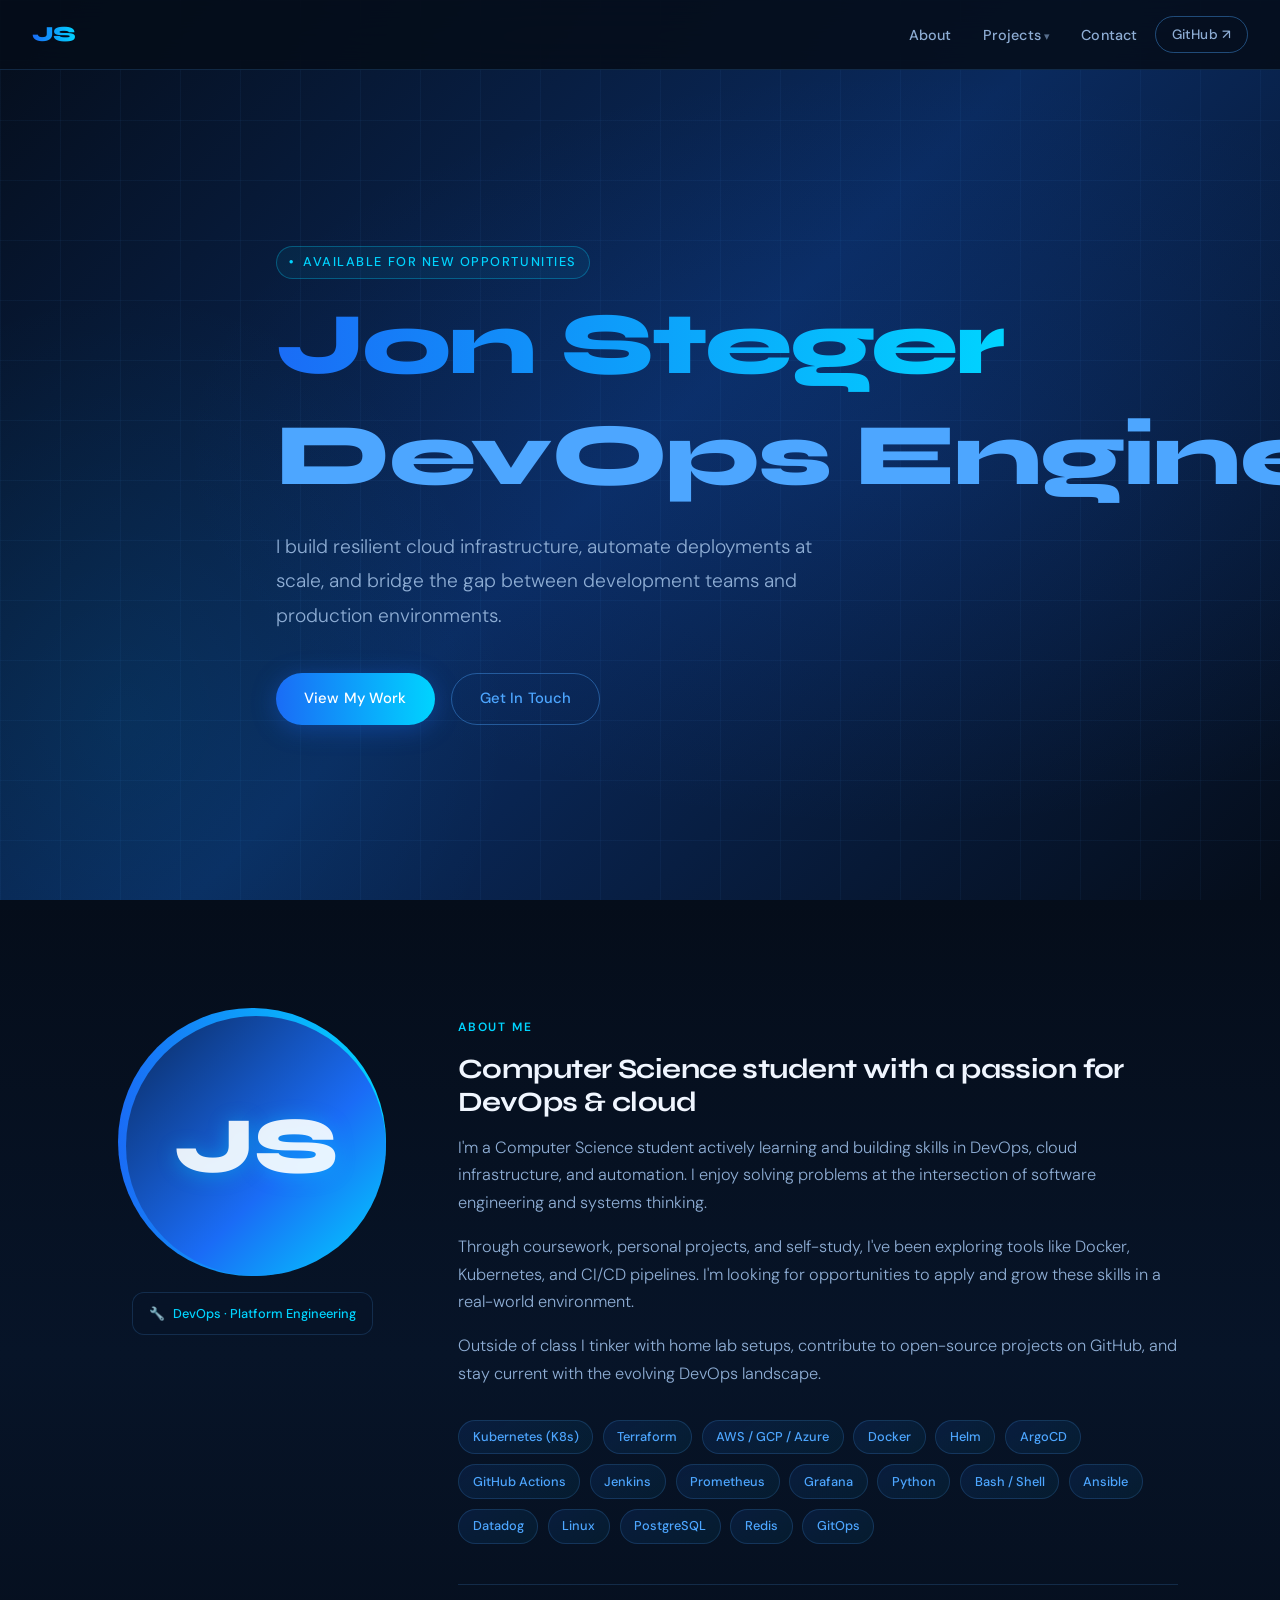
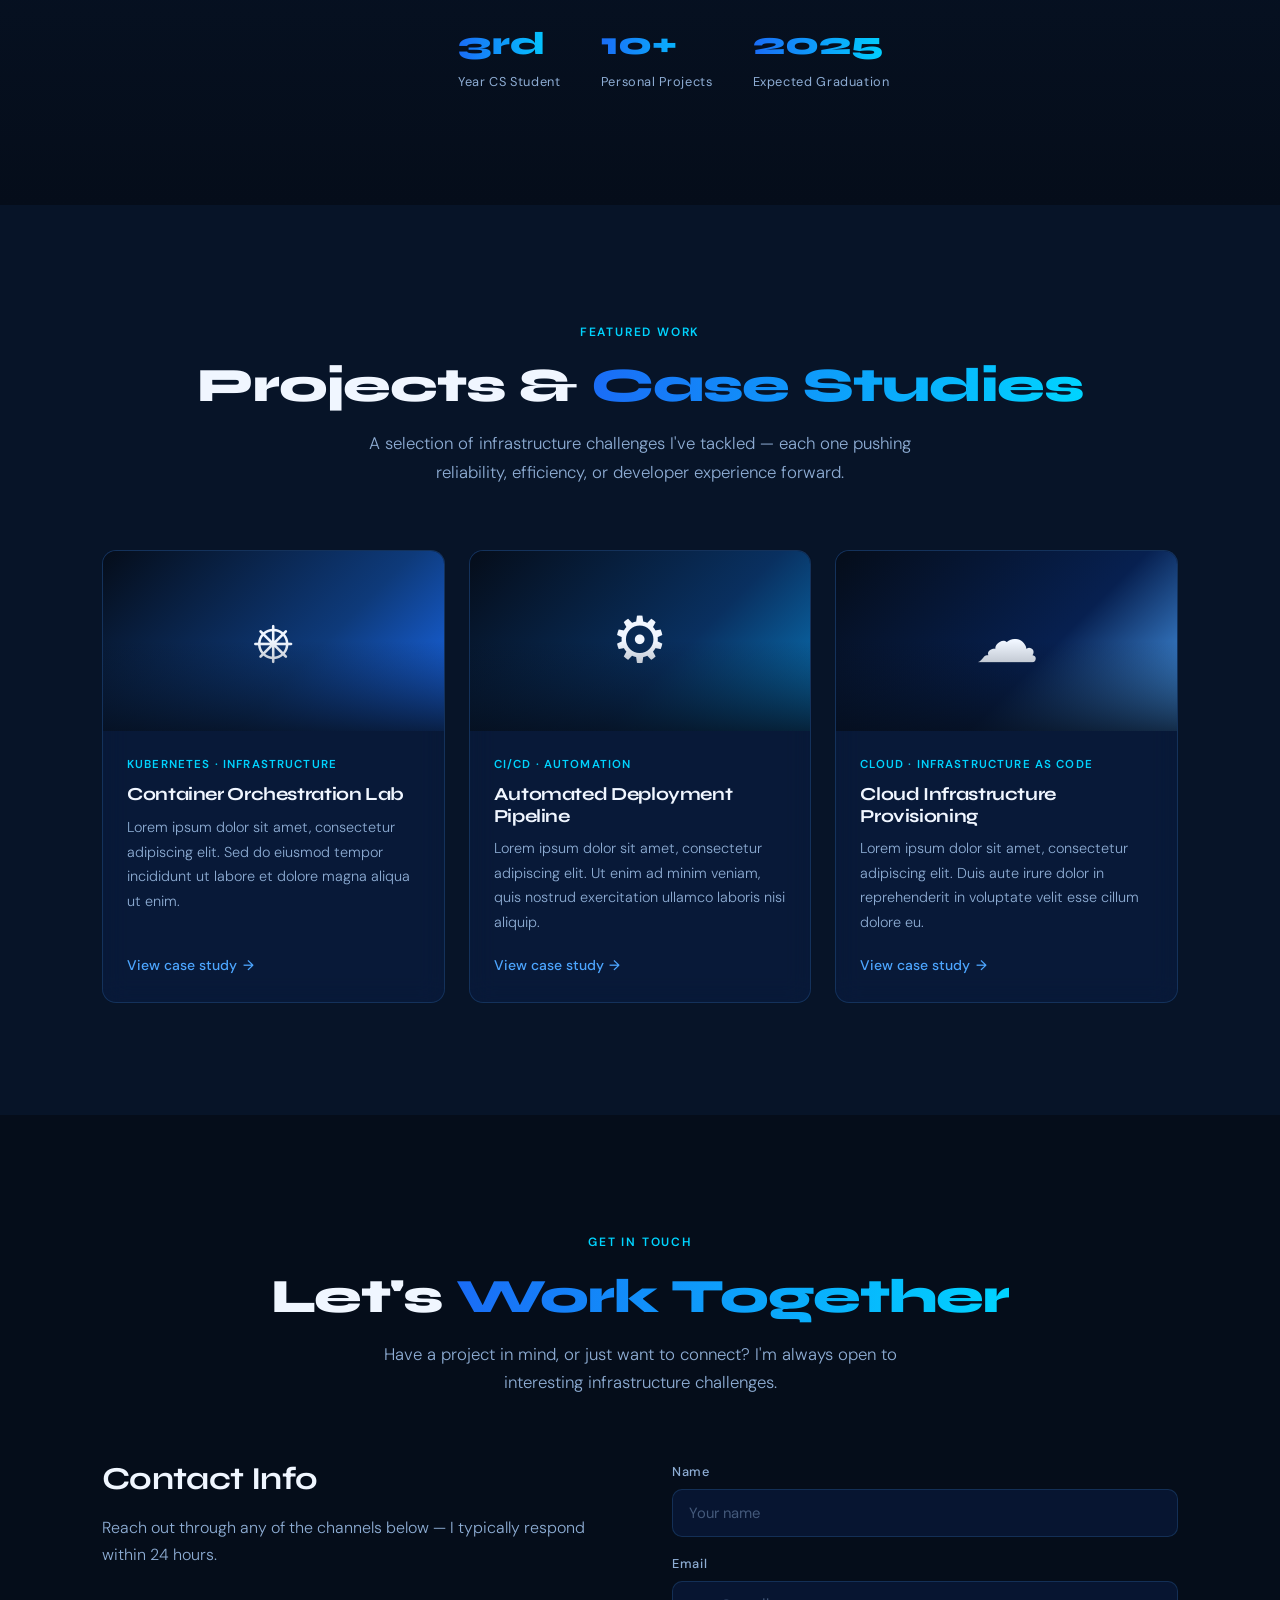
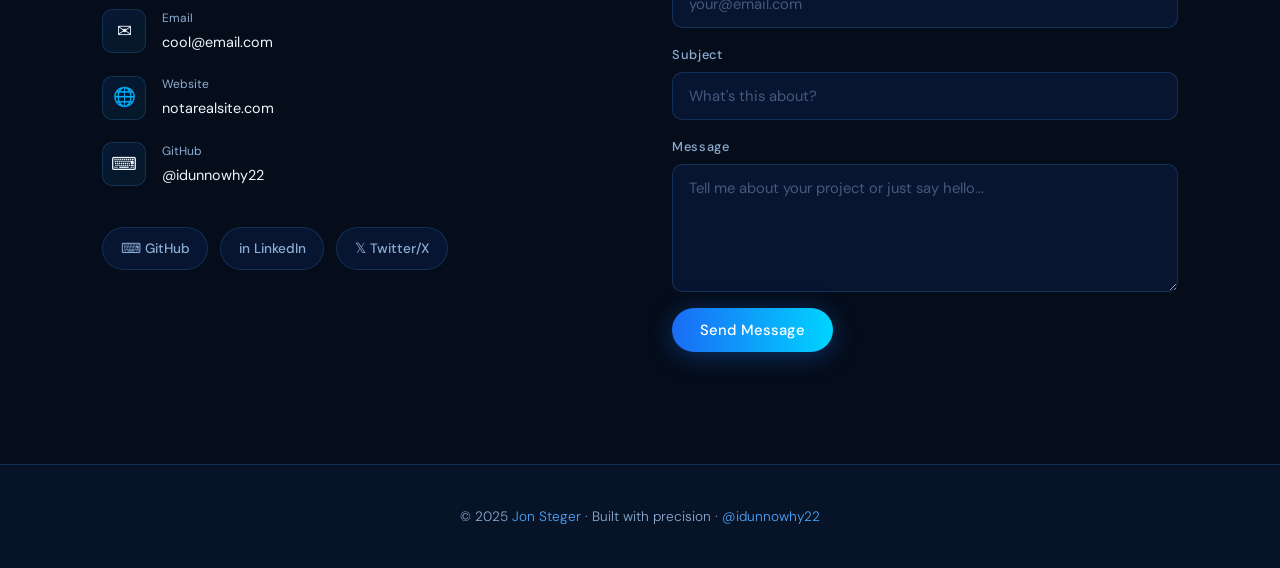
<file: index.html>
<!DOCTYPE html>
<html lang="en">
<head>
  <meta charset="UTF-8" />
  <meta name="viewport" content="width=device-width, initial-scale=1.0" />
  <meta name="description" content="Jon Steger – DevOps Engineer specializing in cloud infrastructure, CI/CD pipelines, Kubernetes, and platform engineering." />
  <meta name="keywords" content="DevOps, Cloud Engineer, Kubernetes, CI/CD, Jon Steger, AWS, Terraform, Site Reliability" />
  <meta name="author" content="Jon Steger" />

  <!-- Open Graph -->
  <meta property="og:title" content="Jon Steger – DevOps Engineer" />
  <meta property="og:description" content="Platform engineer specializing in cloud infrastructure, CI/CD, and Kubernetes." />
  <meta property="og:type" content="website" />
  <meta property="og:url" content="https://notarealsite.com" />

  <title>Jon Steger – DevOps Engineer</title>
  <link rel="stylesheet" href="styles.css" />
</head>
<body>

  <!-- ══════════════════════════════ NAV ══════════════════════════════ -->
  <nav>
    <a href="#" class="nav-logo">JS</a>

    <ul class="nav-links">
      <li><a href="#about">About</a></li>
      <li class="nav-dropdown">
        <a href="#projects">Projects</a>
        <div class="dropdown-menu">
          <div class="dropdown-menu-inner">
            <a href="project1.html">Zero-Downtime K8s Migration</a>
            <a href="project2.html">GitOps CI/CD Pipeline</a>
            <a href="project3.html">Cloud Cost Optimization</a>
          </div>
        </div>
      </li>
      <li><a href="#contact">Contact</a></li>
      <li><a href="https://github.com/idunnowhy22" target="_blank" rel="noopener" class="btn btn-outline" style="padding:0.4rem 1rem;border-radius:100px;font-size:0.85rem;">GitHub ↗</a></li>
    </ul>

    <button class="hamburger" aria-label="Toggle menu">
      <span></span><span></span><span></span>
    </button>
  </nav>

  <!-- Mobile menu -->
  <div class="mobile-menu">
    <a href="#about">About</a>
    <a href="#projects">Projects</a>
    <a href="project1.html">↳ Zero-Downtime K8s Migration</a>
    <a href="project2.html">↳ GitOps CI/CD Pipeline</a>
    <a href="project3.html">↳ Cloud Cost Optimization</a>
    <a href="#contact">Contact</a>
    <a href="https://github.com/idunnowhy22" target="_blank" rel="noopener">GitHub ↗</a>
  </div>

  <!-- ══════════════════════════════ HERO ══════════════════════════════ -->
  <section class="hero" id="home">
    <div class="container">
      <div class="hero-inner">
        <div class="hero-eyebrow">Available for new opportunities</div>
        <h1>
          <span class="gradient-text">Jon Steger</span>
          <span class="typewriter-line">
            <span class="typewriter"></span><span class="cursor">|</span>
          </span>
        </h1>
        <p class="hero-subtitle">
          I build resilient cloud infrastructure, automate deployments at scale,
          and bridge the gap between development teams and production environments.
        </p>
        <div class="hero-cta">
          <a href="#projects" class="btn btn-primary">View My Work</a>
          <a href="#contact" class="btn btn-outline">Get In Touch</a>
        </div>
      </div>
    </div>
  </section>

  <!-- ══════════════════════════════ ABOUT ══════════════════════════════ -->
  <section id="about">
    <div class="container">
      <div class="about-grid">

        <!-- Avatar -->
        <div class="about-avatar-wrap fade-in">
          <div class="avatar-ring">
            <div class="avatar-inner">JS</div>
          </div>
          <div class="about-badge">DevOps · Platform Engineering</div>
        </div>

        <!-- Content -->
        <div class="about-content">
          <div class="section-label">About Me</div>
          <h3>Computer Science student with a passion for DevOps & cloud</h3>
          <p>
            I'm a Computer Science student actively learning and building skills in
            DevOps, cloud infrastructure, and automation. I enjoy solving problems
            at the intersection of software engineering and systems thinking.
          </p>
          <p>
            Through coursework, personal projects, and self-study, I've been exploring
            tools like Docker, Kubernetes, and CI/CD pipelines. I'm looking for
            opportunities to apply and grow these skills in a real-world environment.
          </p>
          <p>
            Outside of class I tinker with home lab setups, contribute to open-source
            projects on GitHub, and stay current with the evolving DevOps landscape.
          </p>

          <!-- Skills -->
          <div class="skills-grid">
            <span class="skill-tag">Kubernetes (K8s)</span>
            <span class="skill-tag">Terraform</span>
            <span class="skill-tag">AWS / GCP / Azure</span>
            <span class="skill-tag">Docker</span>
            <span class="skill-tag">Helm</span>
            <span class="skill-tag">ArgoCD</span>
            <span class="skill-tag">GitHub Actions</span>
            <span class="skill-tag">Jenkins</span>
            <span class="skill-tag">Prometheus</span>
            <span class="skill-tag">Grafana</span>
            <span class="skill-tag">Python</span>
            <span class="skill-tag">Bash / Shell</span>
            <span class="skill-tag">Ansible</span>
            <span class="skill-tag">Datadog</span>
            <span class="skill-tag">Linux</span>
            <span class="skill-tag">PostgreSQL</span>
            <span class="skill-tag">Redis</span>
            <span class="skill-tag">GitOps</span>
          </div>

          <div class="stats-row">
            <div class="stat-item">
              <div class="stat-num">3rd</div>
              <div class="stat-label">Year CS Student</div>
            </div>
            <div class="stat-item">
              <div class="stat-num">10+</div>
              <div class="stat-label">Personal Projects</div>
            </div>
            <div class="stat-item">
              <div class="stat-num">2025</div>
              <div class="stat-label">Expected Graduation</div>
            </div>
          </div>
        </div>

      </div>
    </div>
  </section>

  <!-- ══════════════════════════════ PROJECTS ══════════════════════════════ -->
  <section id="projects">
    <div class="container">
      <div class="section-header fade-in">
        <div class="section-label">Featured Work</div>
        <h2>Projects & <span class="gradient-text">Case Studies</span></h2>
        <p>A selection of infrastructure challenges I've tackled — each one pushing
           reliability, efficiency, or developer experience forward.</p>
      </div>

      <div class="projects-grid">

        <!-- Card 1 -->
        <div class="project-card fade-in" data-delay="0">
          <div class="card-thumb card-thumb-1">⎈</div>
          <div class="card-body">
            <div class="card-tag">Kubernetes · Infrastructure</div>
            <h3>Container Orchestration Lab</h3>
            <p>Lorem ipsum dolor sit amet, consectetur adipiscing elit. Sed do eiusmod tempor incididunt ut labore et dolore magna aliqua ut enim.</p>
            <a href="project1.html" class="card-link">View case study</a>
          </div>
        </div>

        <!-- Card 2 -->
        <div class="project-card fade-in" data-delay="120">
          <div class="card-thumb card-thumb-2">⚙</div>
          <div class="card-body">
            <div class="card-tag">CI/CD · Automation</div>
            <h3>Automated Deployment Pipeline</h3>
            <p>Lorem ipsum dolor sit amet, consectetur adipiscing elit. Ut enim ad minim veniam, quis nostrud exercitation ullamco laboris nisi aliquip.</p>
            <a href="project2.html" class="card-link">View case study</a>
          </div>
        </div>

        <!-- Card 3 -->
        <div class="project-card fade-in" data-delay="240">
          <div class="card-thumb card-thumb-3">☁</div>
          <div class="card-body">
            <div class="card-tag">Cloud · Infrastructure as Code</div>
            <h3>Cloud Infrastructure Provisioning</h3>
            <p>Lorem ipsum dolor sit amet, consectetur adipiscing elit. Duis aute irure dolor in reprehenderit in voluptate velit esse cillum dolore eu.</p>
            <a href="project3.html" class="card-link">View case study</a>
          </div>
        </div>

      </div>
    </div>
  </section>

  <!-- ══════════════════════════════ CONTACT ══════════════════════════════ -->
  <section id="contact">
    <div class="container">
      <div class="section-header fade-in">
        <div class="section-label">Get In Touch</div>
        <h2>Let's <span class="gradient-text">Work Together</span></h2>
        <p>Have a project in mind, or just want to connect? I'm always open to
           interesting infrastructure challenges.</p>
      </div>

      <div class="contact-inner">
        <!-- Info -->
        <div class="contact-info fade-in">
          <h3>Contact Info</h3>
          <p>Reach out through any of the channels below — I typically respond within 24 hours.</p>

          <div class="contact-item">
            <div class="contact-icon">✉</div>
            <div class="contact-text">
              <span>Email</span>
              <a href="mailto:cool@email.com">cool@email.com</a>
            </div>
          </div>

          <div class="contact-item">
            <div class="contact-icon">🌐</div>
            <div class="contact-text">
              <span>Website</span>
              <a href="https://notarealsite.com" target="_blank" rel="noopener">notarealsite.com</a>
            </div>
          </div>

          <div class="contact-item">
            <div class="contact-icon">⌨</div>
            <div class="contact-text">
              <span>GitHub</span>
              <a href="https://github.com/idunnowhy22" target="_blank" rel="noopener">@idunnowhy22</a>
            </div>
          </div>

          <div class="social-links">
            <a href="https://github.com/idunnowhy22" target="_blank" rel="noopener" class="social-btn">⌨ GitHub</a>
            <a href="https://linkedin.com" target="_blank" rel="noopener" class="social-btn">in LinkedIn</a>
            <a href="https://twitter.com" target="_blank" rel="noopener" class="social-btn">𝕏 Twitter/X</a>
          </div>
        </div>

        <!-- Form -->
        <form class="contact-form fade-in" data-delay="150">
          <div class="form-group">
            <label>Name</label>
            <input type="text" placeholder="Your name" required />
          </div>
          <div class="form-group">
            <label>Email</label>
            <input type="email" placeholder="your@email.com" required />
          </div>
          <div class="form-group">
            <label>Subject</label>
            <input type="text" placeholder="What's this about?" />
          </div>
          <div class="form-group">
            <label>Message</label>
            <textarea rows="5" placeholder="Tell me about your project or just say hello..." required></textarea>
          </div>
          <button type="submit" class="btn btn-primary" style="align-self:flex-start;">Send Message</button>
        </form>
      </div>
    </div>
  </section>

  <!-- ══════════════════════════════ FOOTER ══════════════════════════════ -->
  <footer>
    <div class="container">
      <p>© 2025 <span>Jon Steger</span> · Built with precision · <a href="https://github.com/idunnowhy22" target="_blank" rel="noopener">@idunnowhy22</a></p>
    </div>
  </footer>

  <script src="scripts.js"></script>
</body>
</html>
</file>
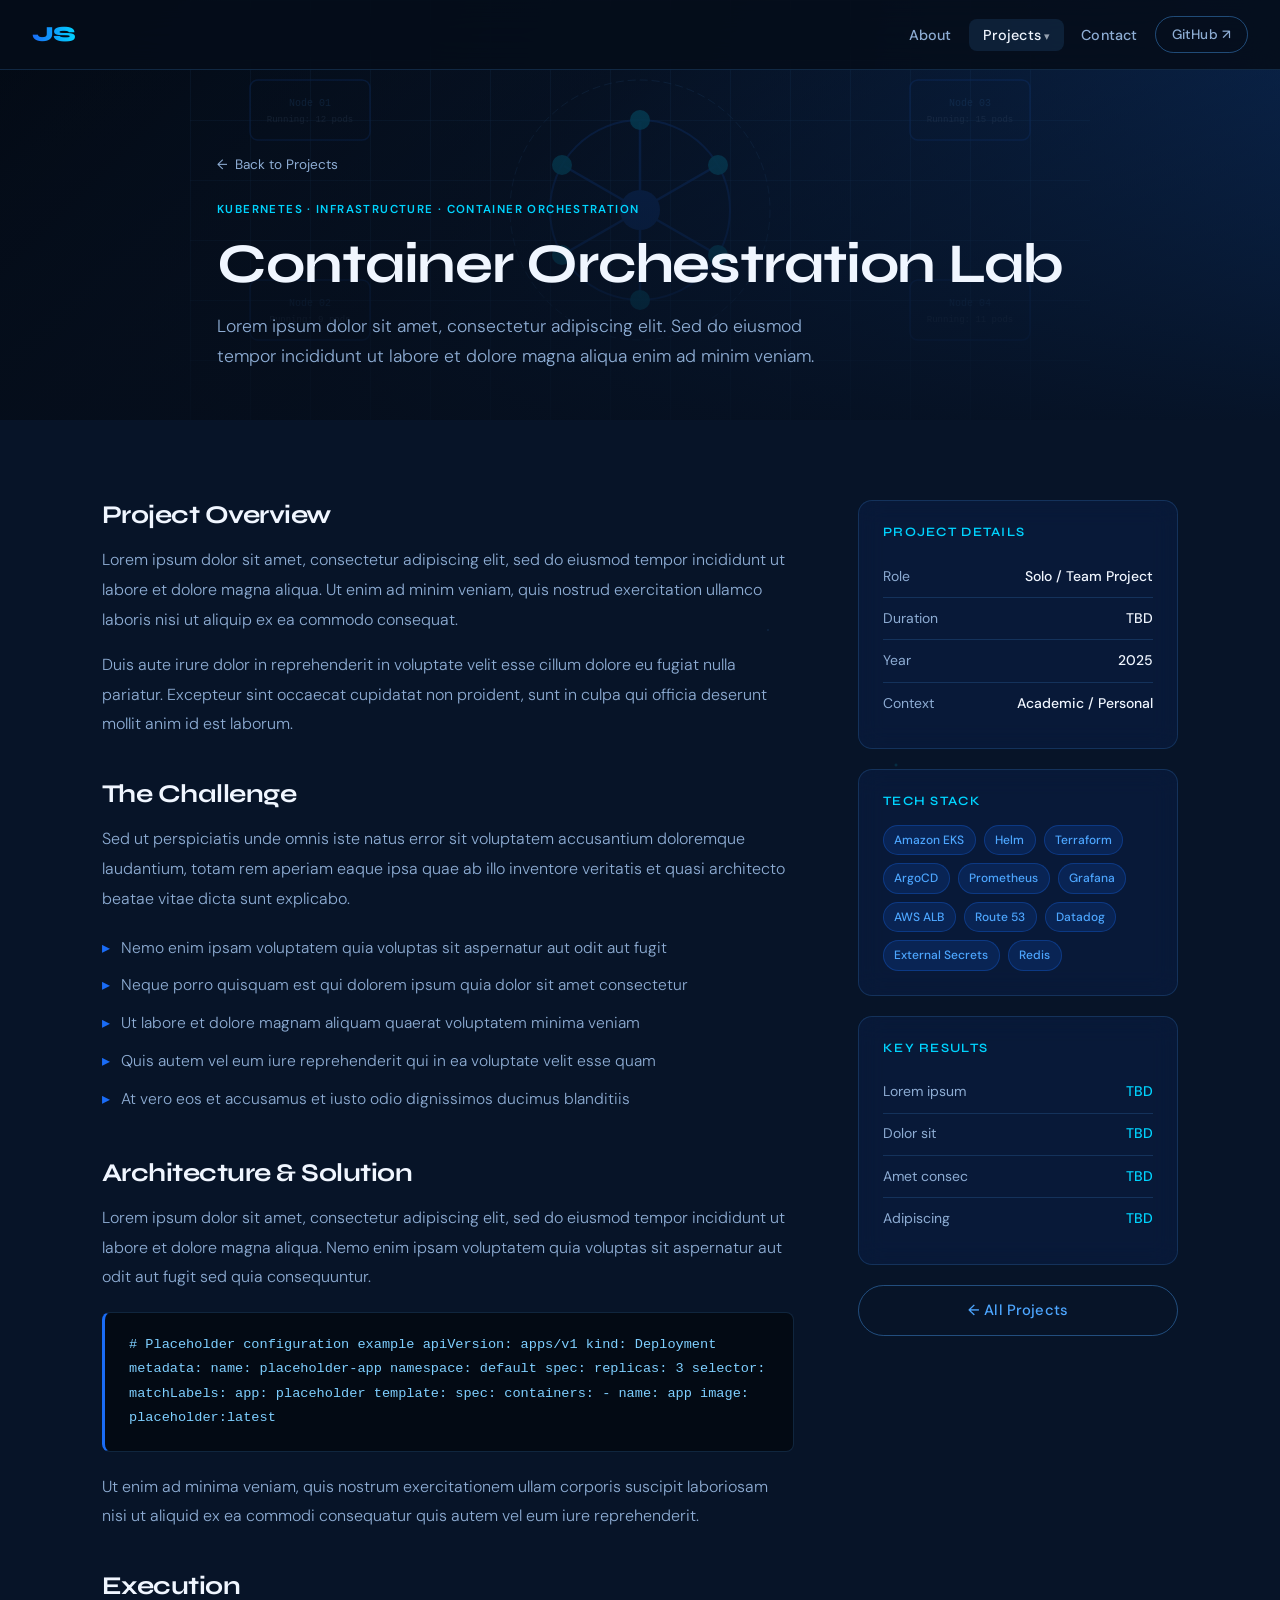
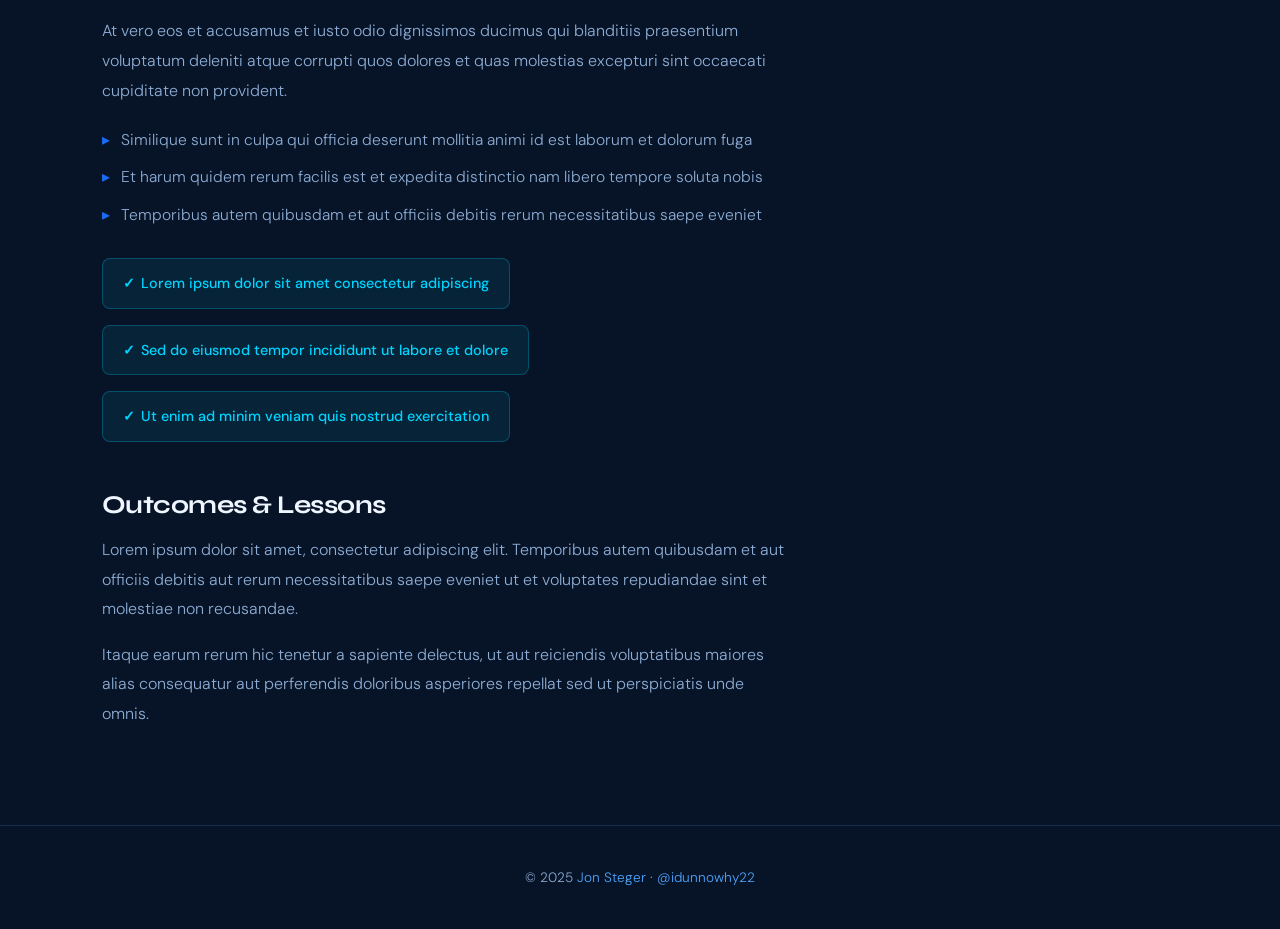
<file: project1.html>
<!DOCTYPE html>
<html lang="en">
<head>
  <meta charset="UTF-8" />
  <meta name="viewport" content="width=device-width, initial-scale=1.0" />
  <meta name="description" content="Zero-Downtime Kubernetes Migration – Jon Steger DevOps case study covering cluster architecture, migration strategy, and cost outcomes." />
  <title>K8s Migration – Jon Steger</title>
  <link rel="stylesheet" href="styles.css" />
</head>
<body>

  <!-- NAV -->
  <nav>
    <a href="index.html" class="nav-logo">JS</a>
    <ul class="nav-links">
      <li><a href="index.html#about">About</a></li>
      <li class="nav-dropdown">
        <a href="index.html#projects" class="active">Projects</a>
        <div class="dropdown-menu">
          <div class="dropdown-menu-inner">
            <a href="project1.html" class="active">Test Project 1</a>
            <a href="project2.html">Test Project 2</a>
            <a href="project3.html">Test Project 3</a>
          </div>
        </div>
      </li>
      <li><a href="index.html#contact">Contact</a></li>
      <li><a href="https://github.com/idunnowhy22" target="_blank" rel="noopener" class="btn btn-outline" style="padding:0.4rem 1rem;border-radius:100px;font-size:0.85rem;">GitHub ↗</a></li>
    </ul>
    <button class="hamburger" aria-label="Toggle menu">
      <span></span><span></span><span></span>
    </button>
  </nav>

  <div class="mobile-menu">
    <a href="index.html#about">About</a>
    <a href="index.html#projects">Projects</a>
    <a href="project1.html">↳ Zero-Downtime K8s Migration</a>
    <a href="project2.html">↳ GitOps CI/CD Pipeline</a>
    <a href="project3.html">↳ Cloud Cost Optimization</a>
    <a href="index.html#contact">Contact</a>
    <a href="https://github.com/idunnowhy22" target="_blank" rel="noopener">GitHub ↗</a>
  </div>

  <!-- HERO -->
  <div class="project-hero">
    <div class="project-hero-img proj-hero-bg-1">
      <!-- Animated grid visual -->
      <svg viewBox="0 0 900 420" xmlns="http://www.w3.org/2000/svg" style="position:absolute;inset:0;width:100%;height:100%;opacity:0.35">
        <!-- Grid lines -->
        <defs>
          <pattern id="grid1" width="60" height="60" patternUnits="userSpaceOnUse">
            <path d="M 60 0 L 0 0 0 60" fill="none" stroke="#4da6ff" stroke-width="0.5"/>
          </pattern>
        </defs>
        <rect width="900" height="420" fill="url(#grid1)"/>
        <!-- Kubernetes wheel icon -->
        <g transform="translate(450,210)">
          <circle cx="0" cy="0" r="90" fill="none" stroke="#1a6cf6" stroke-width="2" opacity="0.7"/>
          <circle cx="0" cy="0" r="20" fill="#1a6cf6" opacity="0.8"/>
          <g stroke="#1a6cf6" stroke-width="2.5" opacity="0.8">
            <line x1="0" y1="-20" x2="0" y2="-88"/>
            <line x1="0" y1="20" x2="0" y2="88"/>
            <line x1="-17" y1="-10" x2="-76" y2="-44"/>
            <line x1="17" y1="-10" x2="76" y2="-44"/>
            <line x1="-17" y1="10" x2="-76" y2="44"/>
            <line x1="17" y1="10" x2="76" y2="44"/>
          </g>
          <circle cx="0" cy="-90" r="10" fill="#00d4ff" opacity="0.9"/>
          <circle cx="0" cy="90" r="10" fill="#00d4ff" opacity="0.9"/>
          <circle cx="-78" cy="-45" r="10" fill="#00d4ff" opacity="0.9"/>
          <circle cx="78" cy="-45" r="10" fill="#00d4ff" opacity="0.9"/>
          <circle cx="-78" cy="45" r="10" fill="#00d4ff" opacity="0.9"/>
          <circle cx="78" cy="45" r="10" fill="#00d4ff" opacity="0.9"/>
          <!-- Outer orbit -->
          <circle cx="0" cy="0" r="130" fill="none" stroke="#4da6ff" stroke-width="1" stroke-dasharray="8 4" opacity="0.4"/>
        </g>
        <!-- Node boxes -->
        <g opacity="0.6">
          <rect x="60" y="80" width="120" height="60" rx="8" fill="none" stroke="#1a6cf6" stroke-width="1.5"/>
          <text x="120" y="106" text-anchor="middle" fill="#4da6ff" font-size="10" font-family="monospace">Node 01</text>
          <text x="120" y="122" text-anchor="middle" fill="#8eadd4" font-size="9" font-family="monospace">Running: 12 pods</text>

          <rect x="60" y="280" width="120" height="60" rx="8" fill="none" stroke="#1a6cf6" stroke-width="1.5"/>
          <text x="120" y="306" text-anchor="middle" fill="#4da6ff" font-size="10" font-family="monospace">Node 02</text>
          <text x="120" y="322" text-anchor="middle" fill="#8eadd4" font-size="9" font-family="monospace">Running: 9 pods</text>

          <rect x="720" y="80" width="120" height="60" rx="8" fill="none" stroke="#1a6cf6" stroke-width="1.5"/>
          <text x="780" y="106" text-anchor="middle" fill="#4da6ff" font-size="10" font-family="monospace">Node 03</text>
          <text x="780" y="122" text-anchor="middle" fill="#8eadd4" font-size="9" font-family="monospace">Running: 15 pods</text>

          <rect x="720" y="280" width="120" height="60" rx="8" fill="none" stroke="#1a6cf6" stroke-width="1.5"/>
          <text x="780" y="306" text-anchor="middle" fill="#4da6ff" font-size="10" font-family="monospace">Node 04</text>
          <text x="780" y="322" text-anchor="middle" fill="#8eadd4" font-size="9" font-family="monospace">Running: 11 pods</text>
        </g>
      </svg>
    </div>

    <div class="container">
      <div class="project-hero-content">
        <a href="index.html#projects" class="back-link">Back to Projects</a>
        <span class="proj-tag">Kubernetes · Infrastructure · Container Orchestration</span>
        <h1>Container Orchestration Lab</h1>
        <p class="subtitle">
          Lorem ipsum dolor sit amet, consectetur adipiscing elit. Sed do eiusmod tempor
          incididunt ut labore et dolore magna aliqua enim ad minim veniam.
        </p>
      </div>
    </div>
  </div>

  <!-- BODY -->
  <div class="project-body">
    <div class="container">
      <div class="project-layout">

        <!-- Main content -->
        <div class="project-content fade-in">

          <h2>Project Overview</h2>
          <p>Lorem ipsum dolor sit amet, consectetur adipiscing elit, sed do eiusmod tempor incididunt ut labore et dolore magna aliqua. Ut enim ad minim veniam, quis nostrud exercitation ullamco laboris nisi ut aliquip ex ea commodo consequat.</p>
          <p>Duis aute irure dolor in reprehenderit in voluptate velit esse cillum dolore eu fugiat nulla pariatur. Excepteur sint occaecat cupidatat non proident, sunt in culpa qui officia deserunt mollit anim id est laborum.</p>

          <h2>The Challenge</h2>
          <p>Sed ut perspiciatis unde omnis iste natus error sit voluptatem accusantium doloremque laudantium, totam rem aperiam eaque ipsa quae ab illo inventore veritatis et quasi architecto beatae vitae dicta sunt explicabo.</p>
          <ul>
            <li>Nemo enim ipsam voluptatem quia voluptas sit aspernatur aut odit aut fugit</li>
            <li>Neque porro quisquam est qui dolorem ipsum quia dolor sit amet consectetur</li>
            <li>Ut labore et dolore magnam aliquam quaerat voluptatem minima veniam</li>
            <li>Quis autem vel eum iure reprehenderit qui in ea voluptate velit esse quam</li>
            <li>At vero eos et accusamus et iusto odio dignissimos ducimus blanditiis</li>
          </ul>

          <h2>Architecture & Solution</h2>
          <p>Lorem ipsum dolor sit amet, consectetur adipiscing elit, sed do eiusmod tempor incididunt ut labore et dolore magna aliqua. Nemo enim ipsam voluptatem quia voluptas sit aspernatur aut odit aut fugit sed quia consequuntur.</p>

          <div class="code-block">
# Placeholder configuration example
apiVersion: apps/v1
kind: Deployment
metadata:
  name: placeholder-app
  namespace: default
spec:
  replicas: 3
  selector:
    matchLabels:
      app: placeholder
  template:
    spec:
      containers:
      - name: app
        image: placeholder:latest</div>

          <p>Ut enim ad minima veniam, quis nostrum exercitationem ullam corporis suscipit laboriosam nisi ut aliquid ex ea commodi consequatur quis autem vel eum iure reprehenderit.</p>

          <h2>Execution</h2>
          <p>At vero eos et accusamus et iusto odio dignissimos ducimus qui blanditiis praesentium voluptatum deleniti atque corrupti quos dolores et quas molestias excepturi sint occaecati cupiditate non provident.</p>
          <ul>
            <li>Similique sunt in culpa qui officia deserunt mollitia animi id est laborum et dolorum fuga</li>
            <li>Et harum quidem rerum facilis est et expedita distinctio nam libero tempore soluta nobis</li>
            <li>Temporibus autem quibusdam et aut officiis debitis rerum necessitatibus saepe eveniet</li>
          </ul>

          <div class="result-badge">Lorem ipsum dolor sit amet consectetur adipiscing</div>
          <div class="result-badge">Sed do eiusmod tempor incididunt ut labore et dolore</div>
          <div class="result-badge">Ut enim ad minim veniam quis nostrud exercitation</div>

          <h2>Outcomes & Lessons</h2>
          <p>Lorem ipsum dolor sit amet, consectetur adipiscing elit. Temporibus autem quibusdam et aut officiis debitis aut rerum necessitatibus saepe eveniet ut et voluptates repudiandae sint et molestiae non recusandae.</p>
          <p>Itaque earum rerum hic tenetur a sapiente delectus, ut aut reiciendis voluptatibus maiores alias consequatur aut perferendis doloribus asperiores repellat sed ut perspiciatis unde omnis.</p>

        </div>

        <!-- Sidebar -->
        <div class="project-sidebar fade-in" data-delay="200">

          <div class="info-card">
            <h4>Project Details</h4>
            <div class="info-item"><span>Role</span><span>Solo / Team Project</span></div>
            <div class="info-item"><span>Duration</span><span>TBD</span></div>
            <div class="info-item"><span>Year</span><span>2025</span></div>
            <div class="info-item"><span>Context</span><span>Academic / Personal</span></div>
          </div>

          <div class="info-card">
            <h4>Tech Stack</h4>
            <div class="tech-stack">
              <span class="tech-badge">Amazon EKS</span>
              <span class="tech-badge">Helm</span>
              <span class="tech-badge">Terraform</span>
              <span class="tech-badge">ArgoCD</span>
              <span class="tech-badge">Prometheus</span>
              <span class="tech-badge">Grafana</span>
              <span class="tech-badge">AWS ALB</span>
              <span class="tech-badge">Route 53</span>
              <span class="tech-badge">Datadog</span>
              <span class="tech-badge">External Secrets</span>
              <span class="tech-badge">Redis</span>
            </div>
          </div>

          <div class="info-card">
            <h4>Key Results</h4>
            <div class="info-item"><span>Lorem ipsum</span><span style="color:#00d4ff;">TBD</span></div>
            <div class="info-item"><span>Dolor sit</span><span style="color:#00d4ff;">TBD</span></div>
            <div class="info-item"><span>Amet consec</span><span style="color:#00d4ff;">TBD</span></div>
            <div class="info-item"><span>Adipiscing</span><span style="color:#00d4ff;">TBD</span></div>
          </div>

          <a href="index.html#projects" class="btn btn-outline" style="width:100%;justify-content:center;">← All Projects</a>
        </div>

      </div>
    </div>
  </div>

  <footer>
    <div class="container">
      <p>© 2025 <span>Jon Steger</span> · <a href="https://github.com/idunnowhy22" target="_blank" rel="noopener">@idunnowhy22</a></p>
    </div>
  </footer>

  <script src="scripts.js"></script>
</body>
</html>
</file>
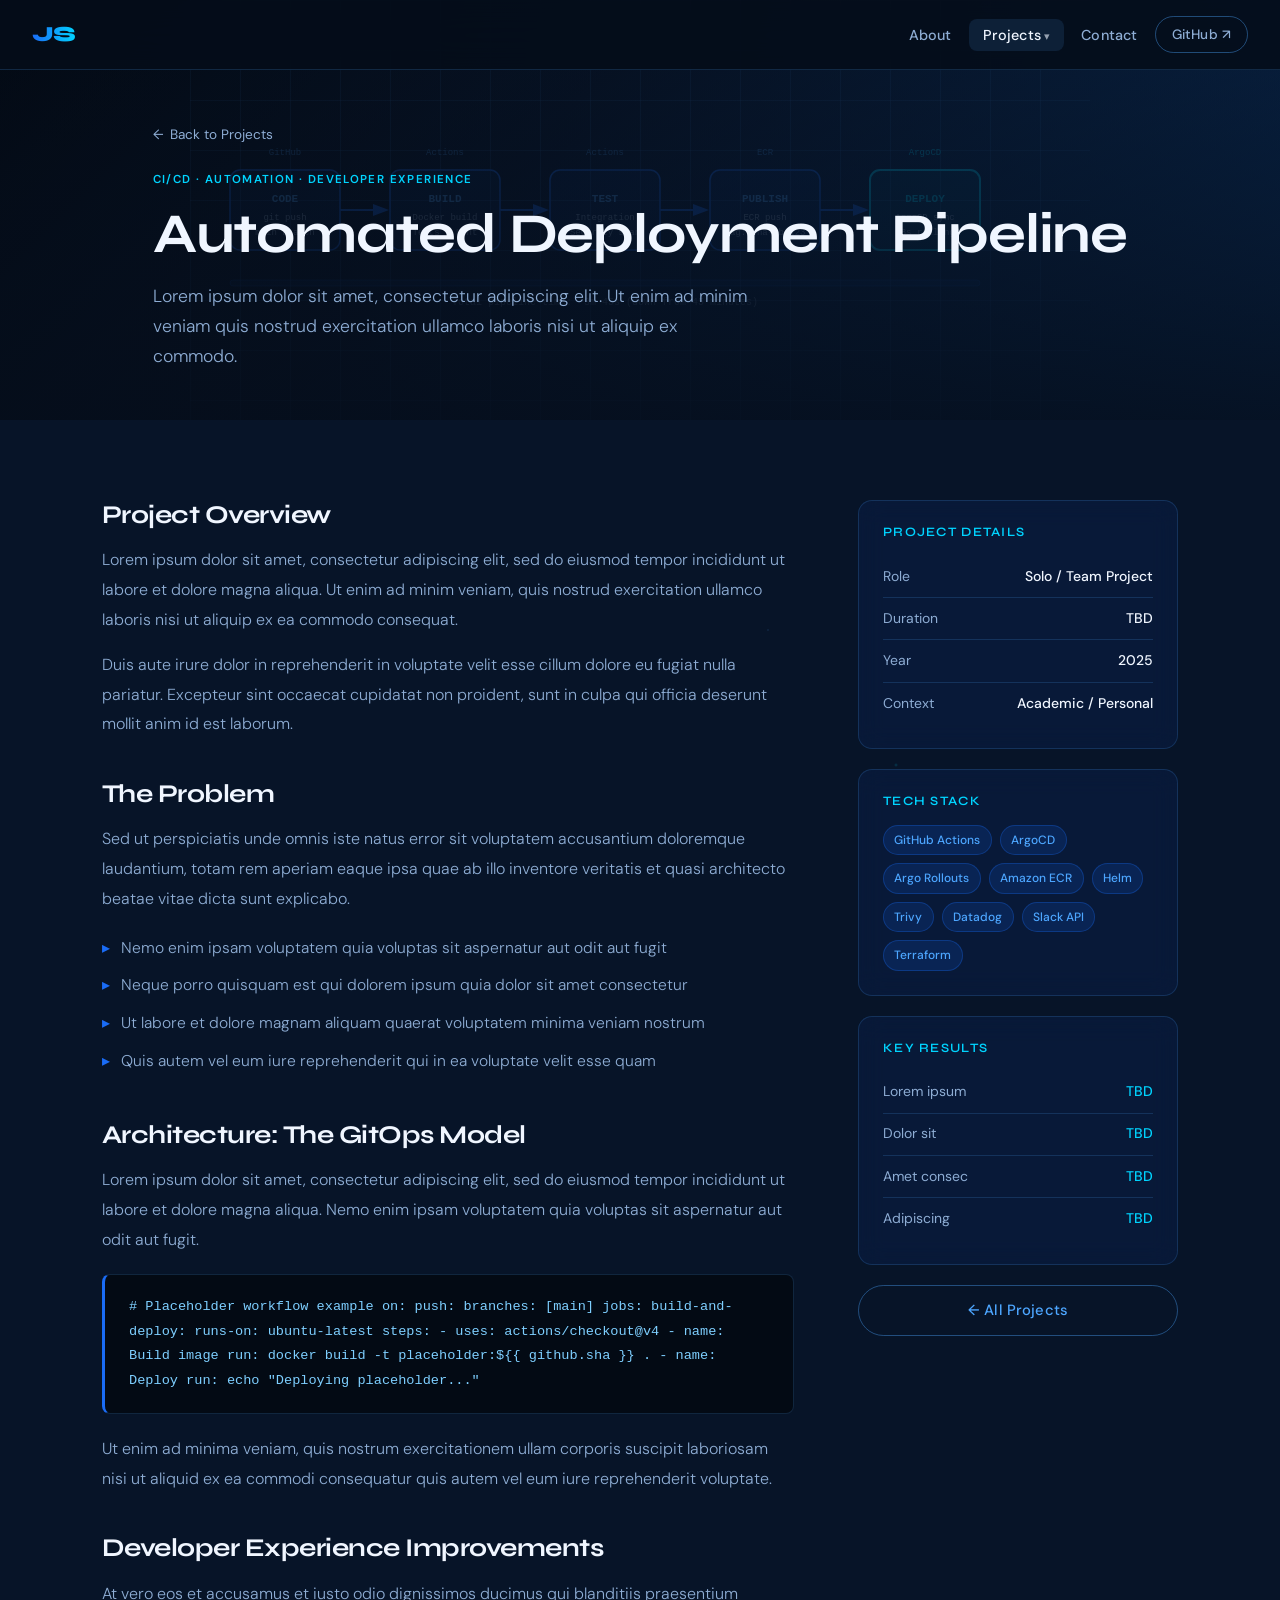
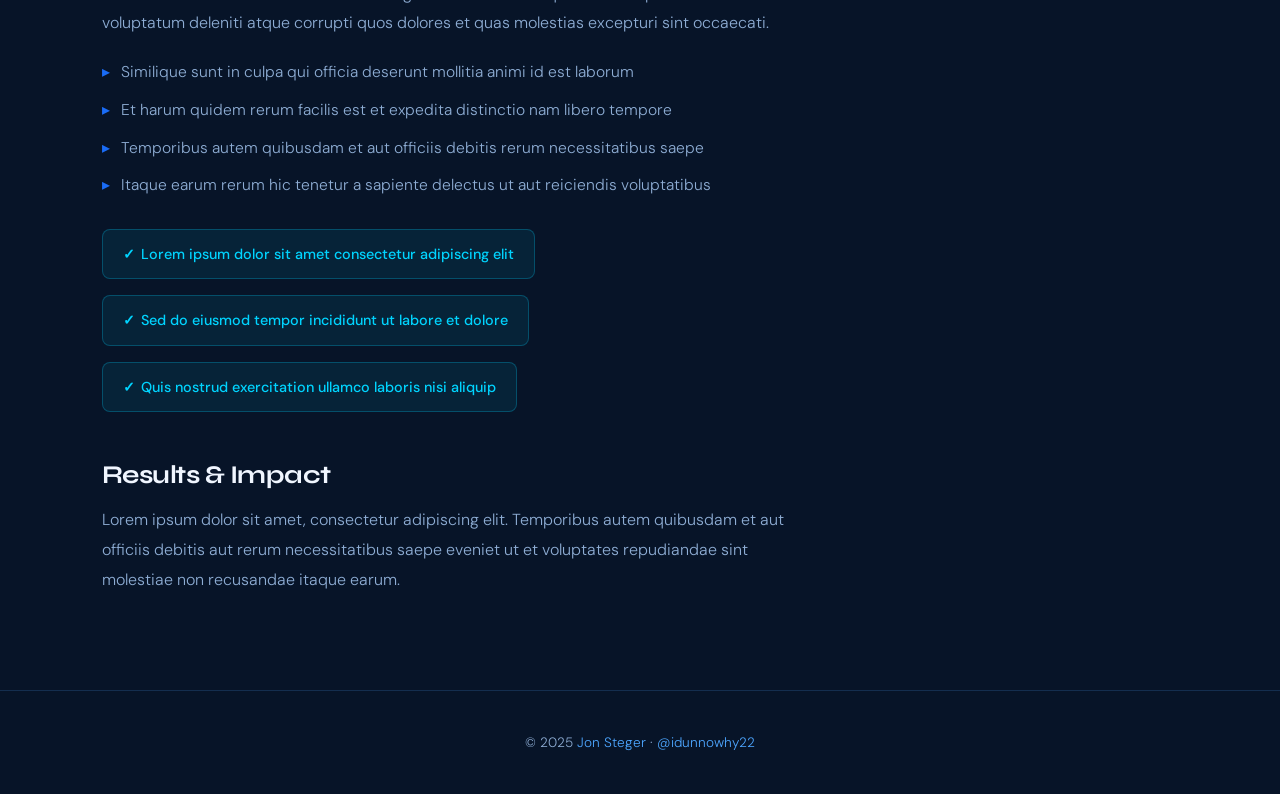
<file: project2.html>
<!DOCTYPE html>
<html lang="en">
<head>
  <meta charset="UTF-8" />
  <meta name="viewport" content="width=device-width, initial-scale=1.0" />
  <meta name="description" content="Enterprise GitOps CI/CD Pipeline – Jon Steger DevOps case study on automated deployment using ArgoCD and GitHub Actions." />
  <title>GitOps Pipeline – Jon Steger</title>
  <link rel="stylesheet" href="styles.css" />
</head>
<body>

  <!-- NAV -->
  <nav>
    <a href="index.html" class="nav-logo">JS</a>
    <ul class="nav-links">
      <li><a href="index.html#about">About</a></li>
      <li class="nav-dropdown">
        <a href="index.html#projects" class="active">Projects</a>
        <div class="dropdown-menu">
          <div class="dropdown-menu-inner">
            <a href="project1.html">Zero-Downtime K8s Migration</a>
            <a href="project2.html" class="active">GitOps CI/CD Pipeline</a>
            <a href="project3.html">Cloud Cost Optimization</a>
          </div>
        </div>
      </li>
      <li><a href="index.html#contact">Contact</a></li>
      <li><a href="https://github.com/idunnowhy22" target="_blank" rel="noopener" class="btn btn-outline" style="padding:0.4rem 1rem;border-radius:100px;font-size:0.85rem;">GitHub ↗</a></li>
    </ul>
    <button class="hamburger" aria-label="Toggle menu">
      <span></span><span></span><span></span>
    </button>
  </nav>

  <div class="mobile-menu">
    <a href="index.html#about">About</a>
    <a href="index.html#projects">Projects</a>
    <a href="project1.html">↳ Zero-Downtime K8s Migration</a>
    <a href="project2.html">↳ GitOps CI/CD Pipeline</a>
    <a href="project3.html">↳ Cloud Cost Optimization</a>
    <a href="index.html#contact">Contact</a>
    <a href="https://github.com/idunnowhy22" target="_blank" rel="noopener">GitHub ↗</a>
  </div>

  <!-- HERO -->
  <div class="project-hero">
    <div class="project-hero-img proj-hero-bg-2">
      <svg viewBox="0 0 900 420" xmlns="http://www.w3.org/2000/svg" style="position:absolute;inset:0;width:100%;height:100%;opacity:0.38">
        <defs>
          <pattern id="grid2" width="50" height="50" patternUnits="userSpaceOnUse">
            <path d="M 50 0 L 0 0 0 50" fill="none" stroke="#4da6ff" stroke-width="0.4"/>
          </pattern>
          <marker id="arrowBlue" markerWidth="8" markerHeight="8" refX="6" refY="3" orient="auto">
            <path d="M0,0 L8,3 L0,6 Z" fill="#1a6cf6"/>
          </marker>
        </defs>
        <rect width="900" height="420" fill="url(#grid2)"/>

        <!-- Pipeline stages -->
        <!-- Stage 1: Code -->
        <rect x="40" y="170" width="110" height="80" rx="10" fill="rgba(26,108,246,0.15)" stroke="#1a6cf6" stroke-width="1.5"/>
        <text x="95" y="202" text-anchor="middle" fill="#4da6ff" font-size="11" font-family="monospace" font-weight="bold">CODE</text>
        <text x="95" y="220" text-anchor="middle" fill="#8eadd4" font-size="9" font-family="monospace">git push</text>
        <text x="95" y="235" text-anchor="middle" fill="#8eadd4" font-size="9" font-family="monospace">main branch</text>
        <!-- Arrow -->
        <line x1="150" y1="210" x2="195" y2="210" stroke="#1a6cf6" stroke-width="2" marker-end="url(#arrowBlue)"/>

        <!-- Stage 2: Build -->
        <rect x="200" y="170" width="110" height="80" rx="10" fill="rgba(26,108,246,0.15)" stroke="#1a6cf6" stroke-width="1.5"/>
        <text x="255" y="202" text-anchor="middle" fill="#4da6ff" font-size="11" font-family="monospace" font-weight="bold">BUILD</text>
        <text x="255" y="220" text-anchor="middle" fill="#8eadd4" font-size="9" font-family="monospace">Docker build</text>
        <text x="255" y="235" text-anchor="middle" fill="#8eadd4" font-size="9" font-family="monospace">Tests + Lint</text>
        <line x1="310" y1="210" x2="355" y2="210" stroke="#1a6cf6" stroke-width="2" marker-end="url(#arrowBlue)"/>

        <!-- Stage 3: Test -->
        <rect x="360" y="170" width="110" height="80" rx="10" fill="rgba(26,108,246,0.15)" stroke="#1a6cf6" stroke-width="1.5"/>
        <text x="415" y="202" text-anchor="middle" fill="#4da6ff" font-size="11" font-family="monospace" font-weight="bold">TEST</text>
        <text x="415" y="220" text-anchor="middle" fill="#8eadd4" font-size="9" font-family="monospace">Integration</text>
        <text x="415" y="235" text-anchor="middle" fill="#8eadd4" font-size="9" font-family="monospace">Security scan</text>
        <line x1="470" y1="210" x2="515" y2="210" stroke="#1a6cf6" stroke-width="2" marker-end="url(#arrowBlue)"/>

        <!-- Stage 4: Publish -->
        <rect x="520" y="170" width="110" height="80" rx="10" fill="rgba(26,108,246,0.15)" stroke="#1a6cf6" stroke-width="1.5"/>
        <text x="575" y="202" text-anchor="middle" fill="#4da6ff" font-size="11" font-family="monospace" font-weight="bold">PUBLISH</text>
        <text x="575" y="220" text-anchor="middle" fill="#8eadd4" font-size="9" font-family="monospace">ECR push</text>
        <text x="575" y="235" text-anchor="middle" fill="#8eadd4" font-size="9" font-family="monospace">Tag: sha-abc123</text>
        <line x1="630" y1="210" x2="675" y2="210" stroke="#1a6cf6" stroke-width="2" marker-end="url(#arrowBlue)"/>

        <!-- Stage 5: Deploy -->
        <rect x="680" y="170" width="110" height="80" rx="10" fill="rgba(0,212,255,0.12)" stroke="#00d4ff" stroke-width="2"/>
        <text x="735" y="202" text-anchor="middle" fill="#00d4ff" font-size="11" font-family="monospace" font-weight="bold">DEPLOY</text>
        <text x="735" y="220" text-anchor="middle" fill="#8eadd4" font-size="9" font-family="monospace">ArgoCD sync</text>
        <text x="735" y="235" text-anchor="middle" fill="#8eadd4" font-size="9" font-family="monospace">K8s rolling</text>

        <!-- Top labels -->
        <text x="95" y="155" text-anchor="middle" fill="#4da6ff" font-size="9" font-family="monospace" opacity="0.7">GitHub</text>
        <text x="255" y="155" text-anchor="middle" fill="#4da6ff" font-size="9" font-family="monospace" opacity="0.7">Actions</text>
        <text x="415" y="155" text-anchor="middle" fill="#4da6ff" font-size="9" font-family="monospace" opacity="0.7">Actions</text>
        <text x="575" y="155" text-anchor="middle" fill="#4da6ff" font-size="9" font-family="monospace" opacity="0.7">ECR</text>
        <text x="735" y="155" text-anchor="middle" fill="#00d4ff" font-size="9" font-family="monospace" opacity="0.9">ArgoCD</text>

        <!-- Duration bar -->
        <rect x="40" y="280" width="750" height="6" rx="3" fill="rgba(26,108,246,0.15)" stroke="none"/>
        <rect x="40" y="280" width="750" height="6" rx="3" fill="none" stroke="#1a6cf6" stroke-width="1" opacity="0.3"/>
        <text x="415" y="305" text-anchor="middle" fill="#8eadd4" font-size="10" font-family="monospace" opacity="0.7">Total pipeline time: ~3m 45s (down from 45 minutes)</text>
      </svg>
    </div>

    <div class="container">
      <div class="project-hero-content">
        <a href="index.html#projects" class="back-link">Back to Projects</a>
        <span class="proj-tag">CI/CD · Automation · Developer Experience</span>
        <h1>Automated Deployment Pipeline</h1>
        <p class="subtitle">
          Lorem ipsum dolor sit amet, consectetur adipiscing elit. Ut enim ad minim veniam
          quis nostrud exercitation ullamco laboris nisi ut aliquip ex commodo.
        </p>
      </div>
    </div>
  </div>

  <!-- BODY -->
  <div class="project-body">
    <div class="container">
      <div class="project-layout">

        <div class="project-content fade-in">

          <h2>Project Overview</h2>
          <p>Lorem ipsum dolor sit amet, consectetur adipiscing elit, sed do eiusmod tempor incididunt ut labore et dolore magna aliqua. Ut enim ad minim veniam, quis nostrud exercitation ullamco laboris nisi ut aliquip ex ea commodo consequat.</p>
          <p>Duis aute irure dolor in reprehenderit in voluptate velit esse cillum dolore eu fugiat nulla pariatur. Excepteur sint occaecat cupidatat non proident, sunt in culpa qui officia deserunt mollit anim id est laborum.</p>

          <h2>The Problem</h2>
          <p>Sed ut perspiciatis unde omnis iste natus error sit voluptatem accusantium doloremque laudantium, totam rem aperiam eaque ipsa quae ab illo inventore veritatis et quasi architecto beatae vitae dicta sunt explicabo.</p>
          <ul>
            <li>Nemo enim ipsam voluptatem quia voluptas sit aspernatur aut odit aut fugit</li>
            <li>Neque porro quisquam est qui dolorem ipsum quia dolor sit amet consectetur</li>
            <li>Ut labore et dolore magnam aliquam quaerat voluptatem minima veniam nostrum</li>
            <li>Quis autem vel eum iure reprehenderit qui in ea voluptate velit esse quam</li>
          </ul>

          <h2>Architecture: The GitOps Model</h2>
          <p>Lorem ipsum dolor sit amet, consectetur adipiscing elit, sed do eiusmod tempor incididunt ut labore et dolore magna aliqua. Nemo enim ipsam voluptatem quia voluptas sit aspernatur aut odit aut fugit.</p>

          <div class="code-block">
# Placeholder workflow example
on:
  push:
    branches: [main]

jobs:
  build-and-deploy:
    runs-on: ubuntu-latest
    steps:
      - uses: actions/checkout@v4
      - name: Build image
        run: docker build -t placeholder:${{ github.sha }} .
      - name: Deploy
        run: echo "Deploying placeholder..."</div>

          <p>Ut enim ad minima veniam, quis nostrum exercitationem ullam corporis suscipit laboriosam nisi ut aliquid ex ea commodi consequatur quis autem vel eum iure reprehenderit voluptate.</p>

          <h2>Developer Experience Improvements</h2>
          <p>At vero eos et accusamus et iusto odio dignissimos ducimus qui blanditiis praesentium voluptatum deleniti atque corrupti quos dolores et quas molestias excepturi sint occaecati.</p>
          <ul>
            <li>Similique sunt in culpa qui officia deserunt mollitia animi id est laborum</li>
            <li>Et harum quidem rerum facilis est et expedita distinctio nam libero tempore</li>
            <li>Temporibus autem quibusdam et aut officiis debitis rerum necessitatibus saepe</li>
            <li>Itaque earum rerum hic tenetur a sapiente delectus ut aut reiciendis voluptatibus</li>
          </ul>

          <div class="result-badge">Lorem ipsum dolor sit amet consectetur adipiscing elit</div>
          <div class="result-badge">Sed do eiusmod tempor incididunt ut labore et dolore</div>
          <div class="result-badge">Quis nostrud exercitation ullamco laboris nisi aliquip</div>

          <h2>Results & Impact</h2>
          <p>Lorem ipsum dolor sit amet, consectetur adipiscing elit. Temporibus autem quibusdam et aut officiis debitis aut rerum necessitatibus saepe eveniet ut et voluptates repudiandae sint molestiae non recusandae itaque earum.</p>

        </div>

        <!-- Sidebar -->
        <div class="project-sidebar fade-in" data-delay="200">
          <div class="info-card">
            <h4>Project Details</h4>
            <div class="info-item"><span>Role</span><span>Solo / Team Project</span></div>
            <div class="info-item"><span>Duration</span><span>TBD</span></div>
            <div class="info-item"><span>Year</span><span>2025</span></div>
            <div class="info-item"><span>Context</span><span>Academic / Personal</span></div>
          </div>

          <div class="info-card">
            <h4>Tech Stack</h4>
            <div class="tech-stack">
              <span class="tech-badge">GitHub Actions</span>
              <span class="tech-badge">ArgoCD</span>
              <span class="tech-badge">Argo Rollouts</span>
              <span class="tech-badge">Amazon ECR</span>
              <span class="tech-badge">Helm</span>
              <span class="tech-badge">Trivy</span>
              <span class="tech-badge">Datadog</span>
              <span class="tech-badge">Slack API</span>
              <span class="tech-badge">Terraform</span>
            </div>
          </div>

          <div class="info-card">
            <h4>Key Results</h4>
            <div class="info-item"><span>Lorem ipsum</span><span style="color:#00d4ff;">TBD</span></div>
            <div class="info-item"><span>Dolor sit</span><span style="color:#00d4ff;">TBD</span></div>
            <div class="info-item"><span>Amet consec</span><span style="color:#00d4ff;">TBD</span></div>
            <div class="info-item"><span>Adipiscing</span><span style="color:#00d4ff;">TBD</span></div>
          </div>

          <a href="index.html#projects" class="btn btn-outline" style="width:100%;justify-content:center;">← All Projects</a>
        </div>

      </div>
    </div>
  </div>

  <footer>
    <div class="container">
      <p>© 2025 <span>Jon Steger</span> · <a href="https://github.com/idunnowhy22" target="_blank" rel="noopener">@idunnowhy22</a></p>
    </div>
  </footer>

  <script src="scripts.js"></script>
</body>
</html>
</file>
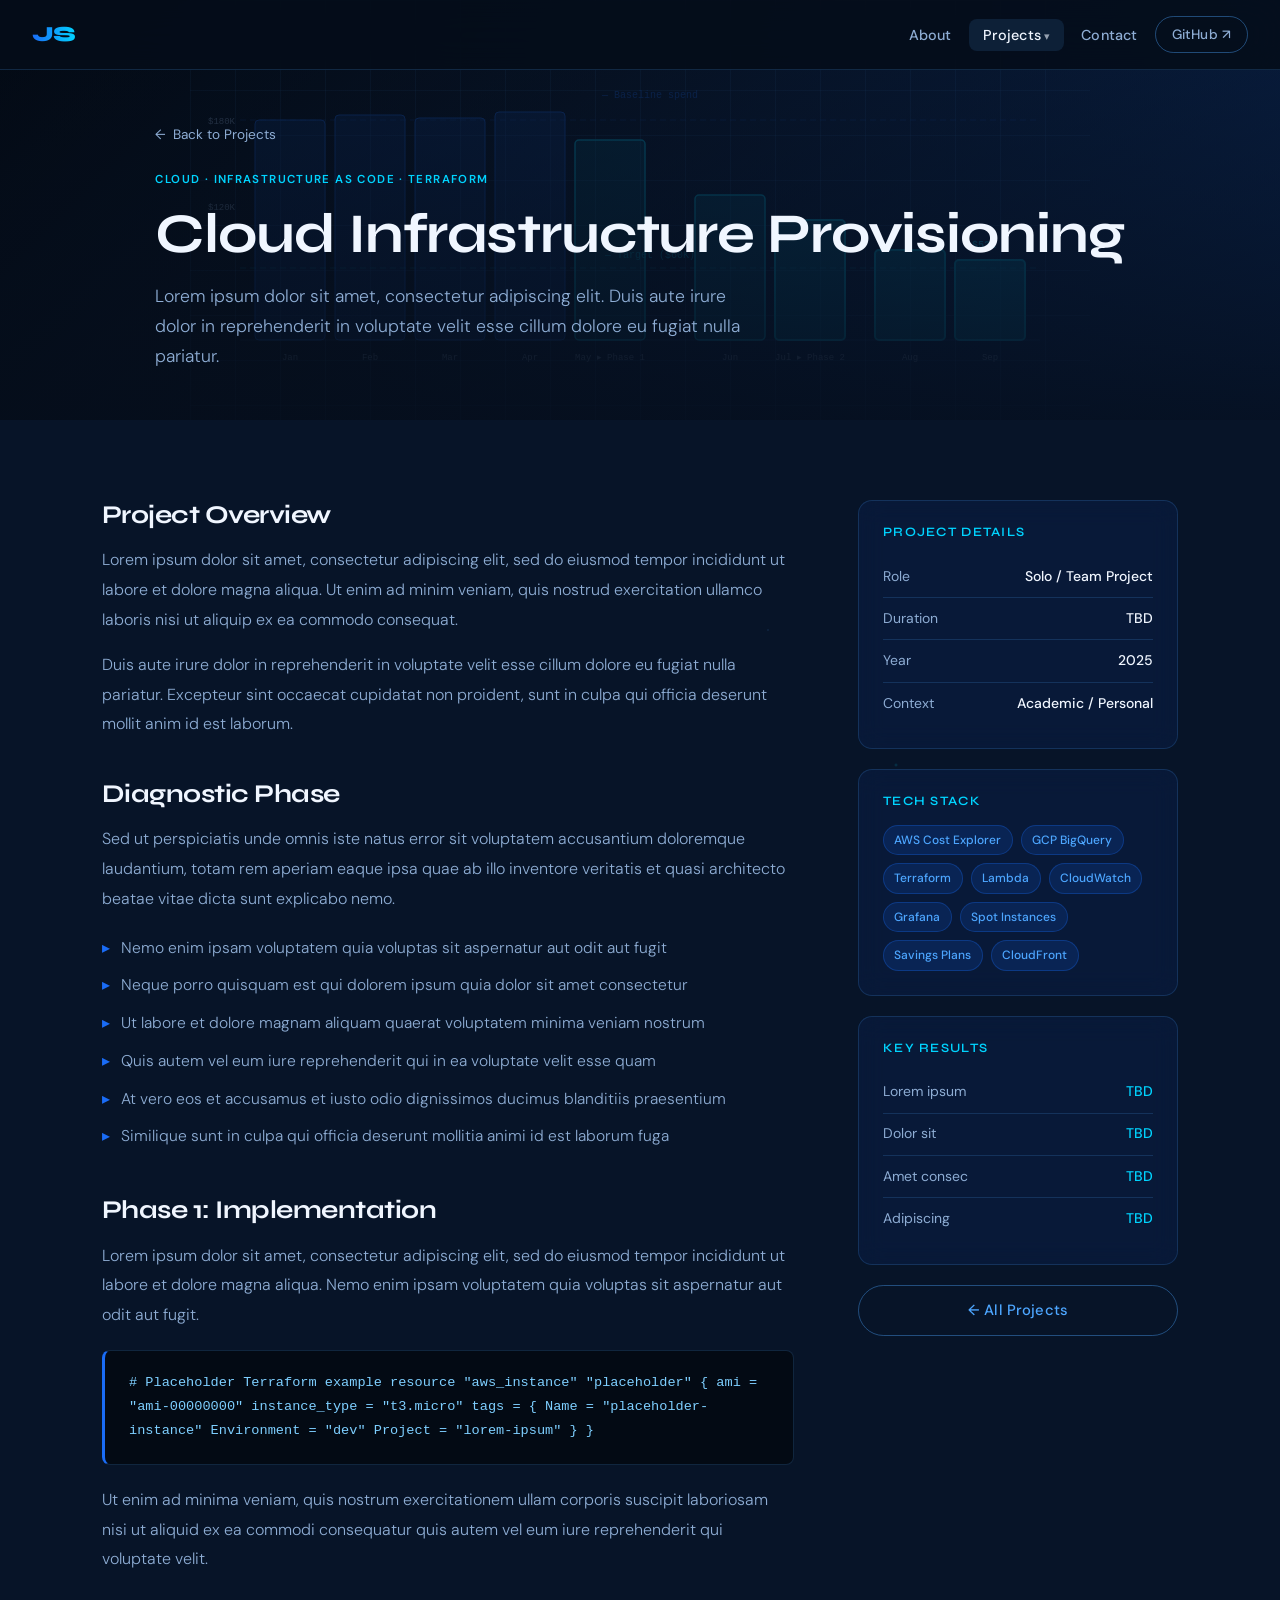
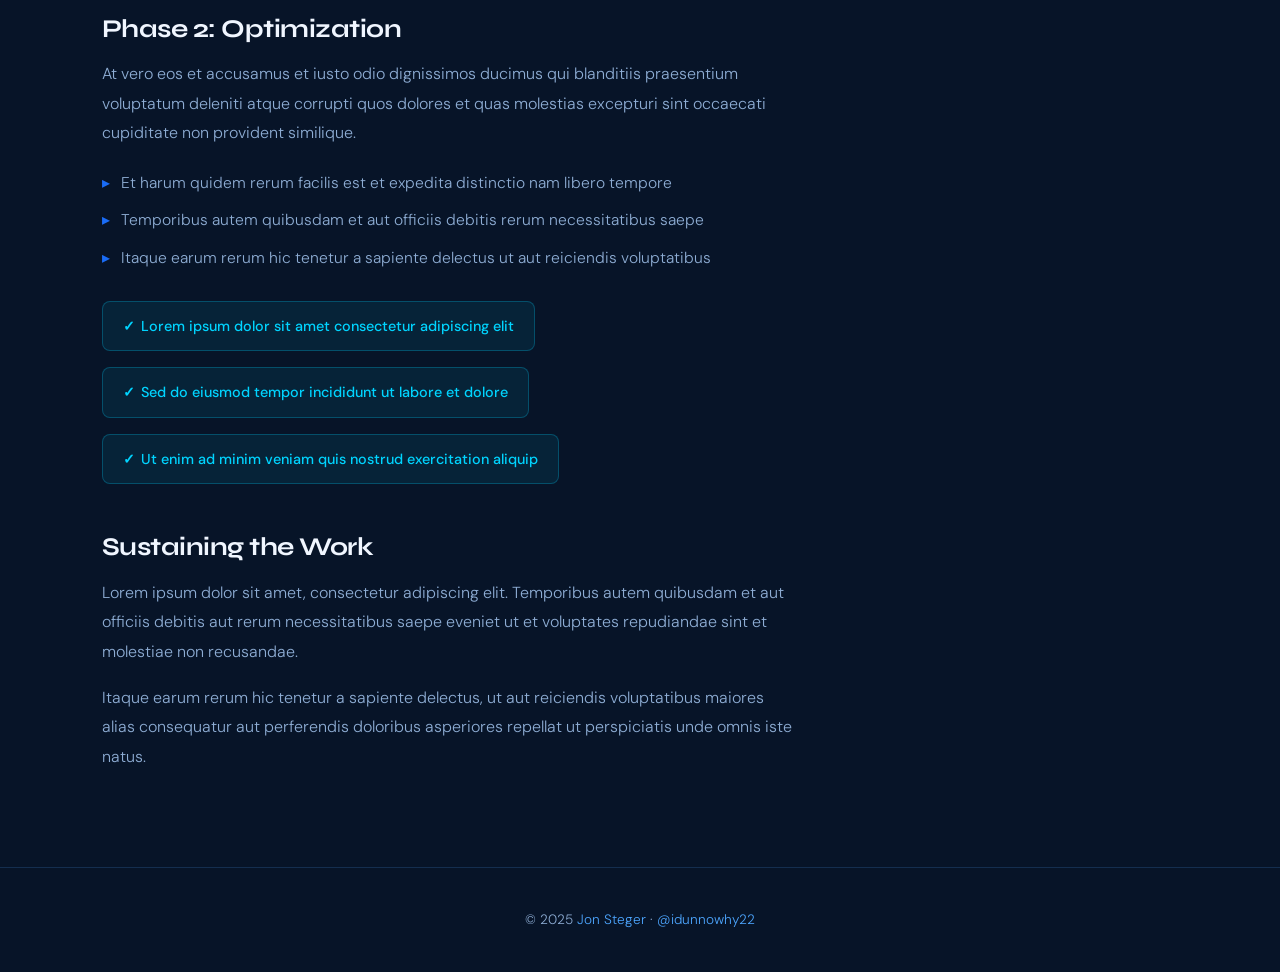
<file: project3.html>
<!DOCTYPE html>
<html lang="en">
<head>
  <meta charset="UTF-8" />
  <meta name="viewport" content="width=device-width, initial-scale=1.0" />
  <meta name="description" content="Multi-Cloud Cost Optimization – Jon Steger DevOps case study on FinOps practices and cloud spend reduction across AWS and GCP." />
  <title>Cloud Cost Optimization – Jon Steger</title>
  <link rel="stylesheet" href="styles.css" />
</head>
<body>

  <!-- NAV -->
  <nav>
    <a href="index.html" class="nav-logo">JS</a>
    <ul class="nav-links">
      <li><a href="index.html#about">About</a></li>
      <li class="nav-dropdown">
        <a href="index.html#projects" class="active">Projects</a>
        <div class="dropdown-menu">
          <div class="dropdown-menu-inner">
            <a href="project1.html">Zero-Downtime K8s Migration</a>
            <a href="project2.html">GitOps CI/CD Pipeline</a>
            <a href="project3.html" class="active">Cloud Cost Optimization</a>
          </div>
        </div>
      </li>
      <li><a href="index.html#contact">Contact</a></li>
      <li><a href="https://github.com/idunnowhy22" target="_blank" rel="noopener" class="btn btn-outline" style="padding:0.4rem 1rem;border-radius:100px;font-size:0.85rem;">GitHub ↗</a></li>
    </ul>
    <button class="hamburger" aria-label="Toggle menu">
      <span></span><span></span><span></span>
    </button>
  </nav>

  <div class="mobile-menu">
    <a href="index.html#about">About</a>
    <a href="index.html#projects">Projects</a>
    <a href="project1.html">↳ Zero-Downtime K8s Migration</a>
    <a href="project2.html">↳ GitOps CI/CD Pipeline</a>
    <a href="project3.html">↳ Cloud Cost Optimization</a>
    <a href="index.html#contact">Contact</a>
    <a href="https://github.com/idunnowhy22" target="_blank" rel="noopener">GitHub ↗</a>
  </div>

  <!-- HERO -->
  <div class="project-hero">
    <div class="project-hero-img proj-hero-bg-3">
      <svg viewBox="0 0 900 420" xmlns="http://www.w3.org/2000/svg" style="position:absolute;inset:0;width:100%;height:100%;opacity:0.38">
        <defs>
          <pattern id="grid3" width="45" height="45" patternUnits="userSpaceOnUse">
            <path d="M 45 0 L 0 0 0 45" fill="none" stroke="#4da6ff" stroke-width="0.4"/>
          </pattern>
        </defs>
        <rect width="900" height="420" fill="url(#grid3)"/>

        <!-- Cost bar chart showing reduction -->
        <!-- Month labels -->
        <text x="100" y="360" text-anchor="middle" fill="#8eadd4" font-size="9" font-family="monospace">Jan</text>
        <text x="180" y="360" text-anchor="middle" fill="#8eadd4" font-size="9" font-family="monospace">Feb</text>
        <text x="260" y="360" text-anchor="middle" fill="#8eadd4" font-size="9" font-family="monospace">Mar</text>
        <text x="340" y="360" text-anchor="middle" fill="#8eadd4" font-size="9" font-family="monospace">Apr</text>
        <text x="420" y="360" text-anchor="middle" fill="#8eadd4" font-size="9" font-family="monospace">May ▸ Phase 1</text>
        <text x="540" y="360" text-anchor="middle" fill="#8eadd4" font-size="9" font-family="monospace">Jun</text>
        <text x="620" y="360" text-anchor="middle" fill="#8eadd4" font-size="9" font-family="monospace">Jul ▸ Phase 2</text>
        <text x="720" y="360" text-anchor="middle" fill="#8eadd4" font-size="9" font-family="monospace">Aug</text>
        <text x="800" y="360" text-anchor="middle" fill="#8eadd4" font-size="9" font-family="monospace">Sep</text>

        <!-- Bars: before optimization (tall, red-tinted blue) -->
        <rect x="65" y="120" width="70" height="220" rx="4" fill="rgba(26,108,246,0.35)" stroke="#1a6cf6" stroke-width="1"/>
        <rect x="145" y="115" width="70" height="225" rx="4" fill="rgba(26,108,246,0.35)" stroke="#1a6cf6" stroke-width="1"/>
        <rect x="225" y="118" width="70" height="222" rx="4" fill="rgba(26,108,246,0.35)" stroke="#1a6cf6" stroke-width="1"/>
        <rect x="305" y="112" width="70" height="228" rx="4" fill="rgba(26,108,246,0.35)" stroke="#1a6cf6" stroke-width="1"/>
        <!-- Phase 1 transition -->
        <rect x="385" y="140" width="70" height="200" rx="4" fill="rgba(0,212,255,0.25)" stroke="#00d4ff" stroke-width="1.5"/>
        <!-- Continued savings -->
        <rect x="505" y="195" width="70" height="145" rx="4" fill="rgba(0,212,255,0.3)" stroke="#00d4ff" stroke-width="1.5"/>
        <!-- Phase 2 -->
        <rect x="585" y="220" width="70" height="120" rx="4" fill="rgba(0,212,255,0.4)" stroke="#00d4ff" stroke-width="2"/>
        <rect x="685" y="250" width="70" height="90" rx="4" fill="rgba(0,212,255,0.45)" stroke="#00d4ff" stroke-width="2"/>
        <rect x="765" y="260" width="70" height="80" rx="4" fill="rgba(0,212,255,0.5)" stroke="#00d4ff" stroke-width="2"/>

        <!-- Y-axis labels -->
        <text x="45" y="124" text-anchor="end" fill="#8eadd4" font-size="9" font-family="monospace">$180K</text>
        <text x="45" y="210" text-anchor="end" fill="#8eadd4" font-size="9" font-family="monospace">$120K</text>
        <text x="45" y="300" text-anchor="end" fill="#8eadd4" font-size="9" font-family="monospace">$60K</text>

        <!-- Baseline and target lines -->
        <line x1="50" y1="340" x2="850" y2="340" stroke="#4da6ff" stroke-width="1" opacity="0.3"/>
        <line x1="50" y1="120" x2="850" y2="120" stroke="#1a6cf6" stroke-width="1" stroke-dasharray="6 4" opacity="0.4"/>
        <line x1="50" y1="268" x2="850" y2="268" stroke="#00d4ff" stroke-width="1" stroke-dasharray="6 4" opacity="0.4"/>

        <!-- Labels -->
        <text x="460" y="98" text-anchor="middle" fill="#1a6cf6" font-size="10" font-family="monospace" opacity="0.8">— Baseline spend</text>
        <text x="460" y="258" text-anchor="middle" fill="#00d4ff" font-size="10" font-family="monospace" opacity="0.8">— Target ($60K)</text>
        <text x="800" y="248" text-anchor="middle" fill="#00d4ff" font-size="10" font-family="monospace" font-weight="bold">$52K ✓</text>
      </svg>
    </div>

    <div class="container">
      <div class="project-hero-content">
        <a href="index.html#projects" class="back-link">Back to Projects</a>
        <span class="proj-tag">Cloud · Infrastructure as Code · Terraform</span>
        <h1>Cloud Infrastructure Provisioning</h1>
        <p class="subtitle">
          Lorem ipsum dolor sit amet, consectetur adipiscing elit. Duis aute irure dolor
          in reprehenderit in voluptate velit esse cillum dolore eu fugiat nulla pariatur.
        </p>
      </div>
    </div>
  </div>

  <!-- BODY -->
  <div class="project-body">
    <div class="container">
      <div class="project-layout">

        <div class="project-content fade-in">

          <h2>Project Overview</h2>
          <p>Lorem ipsum dolor sit amet, consectetur adipiscing elit, sed do eiusmod tempor incididunt ut labore et dolore magna aliqua. Ut enim ad minim veniam, quis nostrud exercitation ullamco laboris nisi ut aliquip ex ea commodo consequat.</p>
          <p>Duis aute irure dolor in reprehenderit in voluptate velit esse cillum dolore eu fugiat nulla pariatur. Excepteur sint occaecat cupidatat non proident, sunt in culpa qui officia deserunt mollit anim id est laborum.</p>

          <h2>Diagnostic Phase</h2>
          <p>Sed ut perspiciatis unde omnis iste natus error sit voluptatem accusantium doloremque laudantium, totam rem aperiam eaque ipsa quae ab illo inventore veritatis et quasi architecto beatae vitae dicta sunt explicabo nemo.</p>
          <ul>
            <li>Nemo enim ipsam voluptatem quia voluptas sit aspernatur aut odit aut fugit</li>
            <li>Neque porro quisquam est qui dolorem ipsum quia dolor sit amet consectetur</li>
            <li>Ut labore et dolore magnam aliquam quaerat voluptatem minima veniam nostrum</li>
            <li>Quis autem vel eum iure reprehenderit qui in ea voluptate velit esse quam</li>
            <li>At vero eos et accusamus et iusto odio dignissimos ducimus blanditiis praesentium</li>
            <li>Similique sunt in culpa qui officia deserunt mollitia animi id est laborum fuga</li>
          </ul>

          <h2>Phase 1: Implementation</h2>
          <p>Lorem ipsum dolor sit amet, consectetur adipiscing elit, sed do eiusmod tempor incididunt ut labore et dolore magna aliqua. Nemo enim ipsam voluptatem quia voluptas sit aspernatur aut odit aut fugit.</p>

          <div class="code-block">
# Placeholder Terraform example
resource "aws_instance" "placeholder" {
  ami           = "ami-00000000"
  instance_type = "t3.micro"

  tags = {
    Name        = "placeholder-instance"
    Environment = "dev"
    Project     = "lorem-ipsum"
  }
}</div>

          <p>Ut enim ad minima veniam, quis nostrum exercitationem ullam corporis suscipit laboriosam nisi ut aliquid ex ea commodi consequatur quis autem vel eum iure reprehenderit qui voluptate velit.</p>

          <h2>Phase 2: Optimization</h2>
          <p>At vero eos et accusamus et iusto odio dignissimos ducimus qui blanditiis praesentium voluptatum deleniti atque corrupti quos dolores et quas molestias excepturi sint occaecati cupiditate non provident similique.</p>
          <ul>
            <li>Et harum quidem rerum facilis est et expedita distinctio nam libero tempore</li>
            <li>Temporibus autem quibusdam et aut officiis debitis rerum necessitatibus saepe</li>
            <li>Itaque earum rerum hic tenetur a sapiente delectus ut aut reiciendis voluptatibus</li>
          </ul>

          <div class="result-badge">Lorem ipsum dolor sit amet consectetur adipiscing elit</div>
          <div class="result-badge">Sed do eiusmod tempor incididunt ut labore et dolore</div>
          <div class="result-badge">Ut enim ad minim veniam quis nostrud exercitation aliquip</div>

          <h2>Sustaining the Work</h2>
          <p>Lorem ipsum dolor sit amet, consectetur adipiscing elit. Temporibus autem quibusdam et aut officiis debitis aut rerum necessitatibus saepe eveniet ut et voluptates repudiandae sint et molestiae non recusandae.</p>
          <p>Itaque earum rerum hic tenetur a sapiente delectus, ut aut reiciendis voluptatibus maiores alias consequatur aut perferendis doloribus asperiores repellat ut perspiciatis unde omnis iste natus.</p>

        </div>

        <!-- Sidebar -->
        <div class="project-sidebar fade-in" data-delay="200">
          <div class="info-card">
            <h4>Project Details</h4>
            <div class="info-item"><span>Role</span><span>Solo / Team Project</span></div>
            <div class="info-item"><span>Duration</span><span>TBD</span></div>
            <div class="info-item"><span>Year</span><span>2025</span></div>
            <div class="info-item"><span>Context</span><span>Academic / Personal</span></div>
          </div>

          <div class="info-card">
            <h4>Tech Stack</h4>
            <div class="tech-stack">
              <span class="tech-badge">AWS Cost Explorer</span>
              <span class="tech-badge">GCP BigQuery</span>
              <span class="tech-badge">Terraform</span>
              <span class="tech-badge">Lambda</span>
              <span class="tech-badge">CloudWatch</span>
              <span class="tech-badge">Grafana</span>
              <span class="tech-badge">Spot Instances</span>
              <span class="tech-badge">Savings Plans</span>
              <span class="tech-badge">CloudFront</span>
            </div>
          </div>

          <div class="info-card">
            <h4>Key Results</h4>
            <div class="info-item"><span>Lorem ipsum</span><span style="color:#00d4ff;">TBD</span></div>
            <div class="info-item"><span>Dolor sit</span><span style="color:#00d4ff;">TBD</span></div>
            <div class="info-item"><span>Amet consec</span><span style="color:#00d4ff;">TBD</span></div>
            <div class="info-item"><span>Adipiscing</span><span style="color:#00d4ff;">TBD</span></div>
          </div>

          <a href="index.html#projects" class="btn btn-outline" style="width:100%;justify-content:center;">← All Projects</a>
        </div>

      </div>
    </div>
  </div>

  <footer>
    <div class="container">
      <p>© 2025 <span>Jon Steger</span> · <a href="https://github.com/idunnowhy22" target="_blank" rel="noopener">@idunnowhy22</a></p>
    </div>
  </footer>

  <script src="scripts.js"></script>
</body>
</html>
</file>
<file: styles.css>
/* ============================================================
   Jon Steger – DevOps Engineer Portfolio
   Theme: Deep-ocean blue gradient, refined & professional
   ============================================================ */

@import url('https://fonts.googleapis.com/css2?family=Syne:wght@400;600;700;800&family=DM+Sans:ital,wght@0,300;0,400;0,500;1,300&display=swap');

/* ── CSS Variables ── */
:root {
  --navy:       #050d1a;
  --deep:       #071428;
  --mid:        #0a2a5e;
  --accent:     #1a6cf6;
  --sky:        #4da6ff;
  --cyan:       #00d4ff;
  --white:      #f0f6ff;
  --muted:      #8eadd4;
  --card-bg:    rgba(10, 30, 70, 0.55);
  --border:     rgba(77, 166, 255, 0.18);
  --radius:     14px;
  --transition: 0.35s cubic-bezier(0.4,0,0.2,1);

  --grad-hero:  linear-gradient(135deg, #050d1a 0%, #0a2a5e 50%, #050d1a 100%);
  --grad-card:  linear-gradient(145deg, rgba(26,108,246,0.12), rgba(0,212,255,0.06));
  --grad-btn:   linear-gradient(90deg, #1a6cf6, #00d4ff);
  --grad-accent:linear-gradient(90deg, #4da6ff, #1a6cf6);
}

/* ── Reset & Base ── */
*, *::before, *::after { box-sizing: border-box; margin: 0; padding: 0; }

html { scroll-behavior: smooth; font-size: 16px; }

body {
  font-family: 'DM Sans', sans-serif;
  background: var(--navy);
  color: var(--white);
  line-height: 1.7;
  overflow-x: hidden;
}

/* Animated starfield background */
body::before {
  content: '';
  position: fixed;
  inset: 0;
  background-image:
    radial-gradient(1px 1px at 20% 30%, rgba(77,166,255,0.5) 0%, transparent 100%),
    radial-gradient(1px 1px at 80% 10%, rgba(0,212,255,0.4) 0%, transparent 100%),
    radial-gradient(1px 1px at 60% 70%, rgba(77,166,255,0.3) 0%, transparent 100%),
    radial-gradient(1px 1px at 10% 80%, rgba(0,212,255,0.3) 0%, transparent 100%),
    radial-gradient(1px 1px at 90% 60%, rgba(77,166,255,0.4) 0%, transparent 100%),
    radial-gradient(2px 2px at 40% 20%, rgba(77,166,255,0.25) 0%, transparent 100%),
    radial-gradient(2px 2px at 70% 85%, rgba(0,212,255,0.2) 0%, transparent 100%);
  pointer-events: none;
  z-index: 0;
}

/* ── Typography ── */
h1,h2,h3,h4 {
  font-family: 'Syne', sans-serif;
  font-weight: 700;
  line-height: 1.15;
  letter-spacing: -0.02em;
}

a { color: var(--sky); text-decoration: none; transition: color var(--transition); }
a:hover { color: var(--cyan); }

/* ── Layout ── */
.container { max-width: 1140px; margin: 0 auto; padding: 0 2rem; }

section { position: relative; z-index: 1; }

/* ── NAVIGATION ── */
nav {
  position: fixed;
  top: 0; left: 0; right: 0;
  z-index: 100;
  padding: 0 2rem;
  height: 70px;
  display: flex;
  align-items: center;
  justify-content: space-between;
  background: rgba(5, 13, 26, 0.88);
  backdrop-filter: blur(18px);
  border-bottom: 1px solid var(--border);
  transition: background var(--transition);
}

.nav-logo {
  font-family: 'Syne', sans-serif;
  font-weight: 800;
  font-size: 1.35rem;
  background: var(--grad-btn);
  -webkit-background-clip: text;
  -webkit-text-fill-color: transparent;
  background-clip: text;
  letter-spacing: -0.03em;
}

.nav-links {
  display: flex;
  align-items: center;
  gap: 0.25rem;
  list-style: none;
}

.nav-links a {
  font-family: 'DM Sans', sans-serif;
  font-weight: 500;
  font-size: 0.9rem;
  color: var(--muted);
  padding: 0.45rem 0.85rem;
  border-radius: 8px;
  letter-spacing: 0.01em;
  transition: color var(--transition), background var(--transition);
}
.nav-links a:hover,
.nav-links a.active {
  color: var(--white);
  background: rgba(77,166,255,0.12);
}

/* Projects dropdown in nav */
.nav-dropdown { position: relative; }
.nav-dropdown > a::after { content: ' ▾'; font-size: 0.7rem; opacity: 0.6; }

.dropdown-menu {
  display: none;
  position: absolute;
  top: 100%;
  left: 0;
  padding-top: 8px;
  min-width: 220px;
  flex-direction: column;
  z-index: 200;
}
.dropdown-menu-inner {
  background: rgba(7,20,40,0.97);
  border: 1px solid var(--border);
  border-radius: var(--radius);
  backdrop-filter: blur(20px);
  overflow: hidden;
  box-shadow: 0 16px 48px rgba(0,0,0,0.5);
  display: flex;
  flex-direction: column;
}
.nav-dropdown:hover .dropdown-menu { display: flex; }

.dropdown-menu-inner a {
  padding: 0.7rem 1.1rem;
  color: var(--muted);
  border-radius: 0;
  font-size: 0.875rem;
  display: block;
  border-bottom: 1px solid var(--border);
}
.dropdown-menu-inner a:last-child { border-bottom: none; }
.dropdown-menu-inner a:hover { color: var(--white); background: rgba(77,166,255,0.1); }

/* Hamburger */
.hamburger {
  display: none;
  flex-direction: column;
  gap: 5px;
  cursor: pointer;
  padding: 6px;
  background: none;
  border: none;
}
.hamburger span {
  display: block;
  width: 24px;
  height: 2px;
  background: var(--sky);
  border-radius: 2px;
  transition: var(--transition);
}
.hamburger.open span:nth-child(1) { transform: translateY(7px) rotate(45deg); }
.hamburger.open span:nth-child(2) { opacity: 0; }
.hamburger.open span:nth-child(3) { transform: translateY(-7px) rotate(-45deg); }

/* Mobile menu */
.mobile-menu {
  display: none;
  position: fixed;
  top: 70px; left: 0; right: 0;
  background: rgba(5, 13, 26, 0.98);
  border-bottom: 1px solid var(--border);
  padding: 1.5rem 2rem;
  z-index: 99;
  backdrop-filter: blur(20px);
  flex-direction: column;
  gap: 0.25rem;
}
.mobile-menu.open { display: flex; }
.mobile-menu a {
  color: var(--muted);
  font-size: 1rem;
  font-weight: 500;
  padding: 0.65rem 0.5rem;
  border-bottom: 1px solid rgba(77,166,255,0.08);
  transition: color var(--transition);
}
.mobile-menu a:last-child { border-bottom: none; }
.mobile-menu a:hover { color: var(--white); }

/* ── HERO ── */
.hero {
  min-height: 100vh;
  display: flex;
  align-items: center;
  background: var(--grad-hero);
  position: relative;
  overflow: hidden;
  padding-top: 70px;
}

.hero::after {
  content: '';
  position: absolute;
  inset: 0;
  background:
    radial-gradient(ellipse 80% 60% at 70% 50%, rgba(26,108,246,0.12) 0%, transparent 70%),
    radial-gradient(ellipse 50% 80% at 10% 80%, rgba(0,212,255,0.07) 0%, transparent 60%);
  pointer-events: none;
}

/* Animated grid lines */
.hero::before {
  content: '';
  position: absolute;
  inset: 0;
  background-image:
    linear-gradient(rgba(77,166,255,0.05) 1px, transparent 1px),
    linear-gradient(90deg, rgba(77,166,255,0.05) 1px, transparent 1px);
  background-size: 60px 60px;
  animation: gridDrift 20s linear infinite;
  pointer-events: none;
}
@keyframes gridDrift {
  0%   { background-position: 0 0; }
  100% { background-position: 60px 60px; }
}

.hero-inner {
  position: relative;
  z-index: 2;
  max-width: 800px;
}

.hero-eyebrow {
  display: inline-flex;
  align-items: center;
  gap: 0.5rem;
  font-size: 0.8rem;
  font-weight: 500;
  letter-spacing: 0.12em;
  text-transform: uppercase;
  color: var(--cyan);
  margin-bottom: 1.25rem;
  padding: 0.3rem 0.75rem;
  border: 1px solid rgba(0,212,255,0.3);
  border-radius: 100px;
  background: rgba(0,212,255,0.06);
  width: fit-content;
}
.hero-eyebrow::before { content: '●'; font-size: 0.5rem; animation: pulse 2s ease-in-out infinite; }
@keyframes pulse { 0%,100% { opacity:1; } 50% { opacity:0.3; } }

.hero h1 {
  font-size: clamp(3rem, 7vw, 5.5rem);
  font-weight: 800;
  line-height: 1.05;
  margin-bottom: 1.5rem;
}

.hero h1 .gradient-text {
  background: var(--grad-btn);
  -webkit-background-clip: text;
  -webkit-text-fill-color: transparent;
  background-clip: text;
}

.typewriter {
  color: var(--sky);
}

.hero h1 {
  position: relative;
  padding-bottom: 1.3em;
}

.typewriter-line {
  position: absolute;
  left: 0;
  bottom: 0;
  white-space: nowrap;
  font-size: 1em;
  line-height: 1.15;
  color: var(--sky);
}

.cursor {
  opacity: 0.4;
  color: var(--sky);
  animation: blink 1s step-end infinite;
}

@keyframes blink {
  0%, 100% { opacity: 0.4; }
  50%       { opacity: 0; }
}

.hero-subtitle {
  font-size: 1.2rem;
  color: var(--muted);
  max-width: 560px;
  margin-bottom: 2.5rem;
  font-weight: 300;
  line-height: 1.8;
}

.hero-cta {
  display: flex;
  gap: 1rem;
  flex-wrap: wrap;
}

/* ── BUTTONS ── */
.btn {
  display: inline-flex;
  align-items: center;
  gap: 0.5rem;
  font-family: 'DM Sans', sans-serif;
  font-weight: 500;
  font-size: 0.925rem;
  padding: 0.75rem 1.75rem;
  border-radius: 100px;
  cursor: pointer;
  transition: all var(--transition);
  letter-spacing: 0.01em;
  border: none;
  text-decoration: none;
}

.btn-primary {
  background: var(--grad-btn);
  color: #fff;
  box-shadow: 0 4px 24px rgba(26,108,246,0.35);
}
.btn-primary:hover {
  transform: translateY(-2px);
  box-shadow: 0 8px 32px rgba(26,108,246,0.5);
  color: #fff;
}

.btn-outline {
  background: transparent;
  color: var(--sky);
  border: 1px solid rgba(77,166,255,0.4);
}
.btn-outline:hover {
  background: rgba(77,166,255,0.1);
  border-color: var(--sky);
  transform: translateY(-2px);
  color: var(--sky);
}

/* ── SECTION HEADERS ── */
.section-header { text-align: center; margin-bottom: 4rem; }

.section-label {
  display: inline-block;
  font-size: 0.75rem;
  font-weight: 600;
  letter-spacing: 0.15em;
  text-transform: uppercase;
  color: var(--cyan);
  margin-bottom: 1rem;
}

.section-header h2 {
  font-size: clamp(2rem, 4vw, 3rem);
  font-weight: 800;
  margin-bottom: 1rem;
}

.section-header p {
  font-size: 1.05rem;
  color: var(--muted);
  max-width: 560px;
  margin: 0 auto;
  font-weight: 300;
}

.gradient-text {
  background: var(--grad-btn);
  -webkit-background-clip: text;
  -webkit-text-fill-color: transparent;
  background-clip: text;
}

/* ── ABOUT ── */
#about {
  padding: 7rem 0;
  background: linear-gradient(180deg, var(--navy) 0%, var(--deep) 50%, var(--navy) 100%);
}

.about-grid {
  display: grid;
  grid-template-columns: 300px 1fr;
  gap: 3.5rem;
  align-items: start;
}

.about-avatar-wrap {
  display: flex;
  flex-direction: column;
  align-items: center;
  gap: 1.25rem;
}

.avatar-ring {
  position: relative;
  width: 260px;
  height: 260px;
}

.avatar-ring::before {
  content: '';
  position: absolute;
  inset: -4px;
  border-radius: 50%;
  background: var(--grad-btn);
  animation: spin 8s linear infinite;
  z-index: 0;
}
@keyframes spin { to { transform: rotate(360deg); } }

.avatar-inner {
  position: relative;
  z-index: 1;
  width: 100%;
  height: 100%;
  border-radius: 50%;
  background: linear-gradient(135deg, #0a2a5e, #1a6cf6 60%, #00d4ff);
  display: flex;
  align-items: center;
  justify-content: center;
  font-family: 'Syne', sans-serif;
  font-weight: 800;
  font-size: 5rem;
  color: rgba(255,255,255,0.9);
  text-shadow: 0 2px 20px rgba(0,212,255,0.4);
  margin: 4px;
}

.about-badge {
  background: rgba(7,20,40,0.95);
  border: 1px solid var(--border);
  border-radius: 12px;
  padding: 0.6rem 1rem;
  display: flex;
  align-items: center;
  gap: 0.5rem;
  font-size: 0.8rem;
  font-weight: 500;
  color: var(--cyan);
  backdrop-filter: blur(10px);
  white-space: nowrap;
}
.about-badge::before { content: '🔧'; }

.about-content h3 {
  font-size: 1.75rem;
  margin-bottom: 1rem;
}

.about-content p {
  color: var(--muted);
  margin-bottom: 1rem;
  font-weight: 300;
  font-size: 1.02rem;
}

/* Skills tags */
.skills-grid {
  display: flex;
  flex-wrap: wrap;
  gap: 0.6rem;
  margin-top: 2rem;
}

.skill-tag {
  padding: 0.35rem 0.85rem;
  border-radius: 100px;
  font-size: 0.8rem;
  font-weight: 500;
  background: var(--grad-card);
  border: 1px solid var(--border);
  color: var(--sky);
  transition: all var(--transition);
}
.skill-tag:hover {
  border-color: var(--sky);
  background: rgba(77,166,255,0.15);
  transform: translateY(-2px);
}

/* Stats */
.stats-row {
  display: flex;
  gap: 2.5rem;
  margin-top: 2.5rem;
  padding-top: 2rem;
  border-top: 1px solid var(--border);
}
.stat-item {}
.stat-num {
  font-family: 'Syne', sans-serif;
  font-weight: 800;
  font-size: 2rem;
  background: var(--grad-btn);
  -webkit-background-clip: text;
  -webkit-text-fill-color: transparent;
  background-clip: text;
}
.stat-label { font-size: 0.8rem; color: var(--muted); letter-spacing: 0.05em; }

/* ── PROJECTS (index cards) ── */
#projects {
  padding: 7rem 0;
  background: var(--deep);
}

.projects-grid {
  display: grid;
  grid-template-columns: repeat(3, 1fr);
  gap: 1.5rem;
}

.project-card {
  background: var(--card-bg);
  border: 1px solid var(--border);
  border-radius: var(--radius);
  overflow: hidden;
  transition: all var(--transition);
  display: flex;
  flex-direction: column;
  backdrop-filter: blur(12px);
}
.project-card:hover {
  transform: translateY(-6px);
  border-color: rgba(77,166,255,0.4);
  box-shadow: 0 20px 60px rgba(0,0,0,0.4), 0 0 0 1px rgba(77,166,255,0.15);
}

.card-thumb {
  height: 180px;
  position: relative;
  overflow: hidden;
  display: flex;
  align-items: center;
  justify-content: center;
  font-size: 4rem;
}

.card-thumb-1 { background: linear-gradient(135deg, #050d1a, #0e3a7a 60%, #1a6cf6); }
.card-thumb-2 { background: linear-gradient(135deg, #050d1a, #093060 60%, #0a7abf); }
.card-thumb-3 { background: linear-gradient(135deg, #050d1a, #072050 60%, #4da6ff); }

.card-thumb::after {
  content: '';
  position: absolute;
  inset: 0;
  background: linear-gradient(transparent 50%, rgba(5,13,26,0.8) 100%);
}

.card-body { padding: 1.5rem; flex: 1; display: flex; flex-direction: column; }

.card-tag {
  font-size: 0.72rem;
  font-weight: 600;
  letter-spacing: 0.1em;
  text-transform: uppercase;
  color: var(--cyan);
  margin-bottom: 0.6rem;
}

.card-body h3 {
  font-size: 1.15rem;
  margin-bottom: 0.6rem;
  color: var(--white);
}

.card-body p {
  font-size: 0.9rem;
  color: var(--muted);
  font-weight: 300;
  flex: 1;
  line-height: 1.7;
}

.card-link {
  display: inline-flex;
  align-items: center;
  gap: 0.35rem;
  margin-top: 1.25rem;
  font-size: 0.875rem;
  font-weight: 500;
  color: var(--sky);
  transition: gap var(--transition), color var(--transition);
}
.card-link:hover { gap: 0.6rem; color: var(--cyan); }
.card-link::after { content: '→'; }

/* ── CONTACT ── */
#contact {
  padding: 7rem 0;
  background: var(--navy);
}

.contact-inner {
  display: grid;
  grid-template-columns: 1fr 1fr;
  gap: 4rem;
  align-items: start;
}

.contact-info h3 {
  font-size: 2rem;
  margin-bottom: 1rem;
}
.contact-info p {
  color: var(--muted);
  font-weight: 300;
  font-size: 1rem;
  margin-bottom: 2.5rem;
}

.contact-item {
  display: flex;
  align-items: center;
  gap: 1rem;
  margin-bottom: 1.25rem;
}
.contact-icon {
  width: 44px;
  height: 44px;
  border-radius: 10px;
  background: var(--grad-card);
  border: 1px solid var(--border);
  display: flex;
  align-items: center;
  justify-content: center;
  font-size: 1.15rem;
  flex-shrink: 0;
}
.contact-text { font-size: 0.9rem; }
.contact-text span { display: block; font-size: 0.75rem; color: var(--muted); margin-bottom: 0.1rem; }
.contact-text a { color: var(--white); font-weight: 400; }
.contact-text a:hover { color: var(--cyan); }

/* Social links */
.social-links {
  display: flex;
  gap: 0.75rem;
  margin-top: 2.5rem;
  flex-wrap: wrap;
}
.social-btn {
  display: inline-flex;
  align-items: center;
  gap: 0.5rem;
  padding: 0.55rem 1.1rem;
  border-radius: 100px;
  font-size: 0.85rem;
  font-weight: 500;
  border: 1px solid var(--border);
  background: var(--card-bg);
  color: var(--muted);
  transition: all var(--transition);
  backdrop-filter: blur(10px);
}
.social-btn:hover {
  border-color: var(--sky);
  color: var(--white);
  background: rgba(77,166,255,0.1);
  transform: translateY(-2px);
}

/* Contact form */
.contact-form { display: flex; flex-direction: column; gap: 1rem; }

.form-group { display: flex; flex-direction: column; gap: 0.4rem; }
.form-group label { font-size: 0.8rem; font-weight: 500; color: var(--muted); letter-spacing: 0.05em; }
.form-group input,
.form-group textarea {
  background: var(--card-bg);
  border: 1px solid var(--border);
  border-radius: 10px;
  padding: 0.8rem 1rem;
  color: var(--white);
  font-family: 'DM Sans', sans-serif;
  font-size: 0.925rem;
  resize: vertical;
  transition: border-color var(--transition), box-shadow var(--transition);
  outline: none;
}
.form-group input:focus,
.form-group textarea:focus {
  border-color: rgba(77,166,255,0.5);
  box-shadow: 0 0 0 3px rgba(26,108,246,0.1);
}
.form-group input::placeholder,
.form-group textarea::placeholder { color: rgba(142,173,212,0.45); }

/* ── FOOTER ── */
footer {
  background: var(--deep);
  border-top: 1px solid var(--border);
  padding: 2.5rem 0;
  text-align: center;
  position: relative;
  z-index: 1;
}
footer p { font-size: 0.85rem; color: var(--muted); font-weight: 300; }
footer span { color: var(--sky); }

/* ── PROJECT PAGES ── */
.project-hero {
  padding-top: 70px;
  position: relative;
  overflow: hidden;
  min-height: 420px;
  display: flex;
  flex-direction: column;
  justify-content: flex-end;
}

.project-hero-img {
  position: absolute;
  inset: 0;
  display: flex;
  align-items: center;
  justify-content: center;
  font-size: 8rem;
  overflow: hidden;
}

.project-hero-img::after {
  content: '';
  position: absolute;
  inset: 0;
  background: linear-gradient(to bottom, rgba(5,13,26,0.3) 0%, rgba(5,13,26,0.85) 100%);
}

.proj-hero-bg-1 {
  background: linear-gradient(135deg, #020810 0%, #071428 40%, #0e3a7a 100%);
}
.proj-hero-bg-2 {
  background: linear-gradient(135deg, #020810 0%, #071428 40%, #093060 100%);
}
.proj-hero-bg-3 {
  background: linear-gradient(135deg, #020810 0%, #071428 40%, #0a2a5e 100%);
}

.project-hero-content {
  position: relative;
  z-index: 2;
  padding: 3rem 0;
}

.back-link {
  display: inline-flex;
  align-items: center;
  gap: 0.4rem;
  font-size: 0.85rem;
  color: var(--muted);
  margin-bottom: 1.5rem;
  transition: color var(--transition);
}
.back-link:hover { color: var(--sky); }
.back-link::before { content: '←'; }

.project-hero-content .proj-tag {
  font-size: 0.72rem;
  font-weight: 600;
  letter-spacing: 0.12em;
  text-transform: uppercase;
  color: var(--cyan);
  display: block;
  margin-bottom: 0.75rem;
}

.project-hero-content h1 { font-size: clamp(2rem, 5vw, 3.5rem); margin-bottom: 1rem; }

.project-hero-content .subtitle {
  font-size: 1.1rem;
  color: var(--muted);
  max-width: 600px;
  font-weight: 300;
}

/* Project detail body */
.project-body {
  padding: 5rem 0;
  background: var(--deep);
}

.project-layout {
  display: grid;
  grid-template-columns: 1fr 320px;
  gap: 4rem;
  align-items: start;
}

.project-content h2 {
  font-size: 1.6rem;
  margin-top: 2.5rem;
  margin-bottom: 1rem;
  color: var(--white);
}
.project-content h2:first-child { margin-top: 0; }

.project-content p {
  color: var(--muted);
  font-weight: 300;
  font-size: 1rem;
  line-height: 1.85;
  margin-bottom: 1rem;
}

.project-content ul {
  list-style: none;
  margin-bottom: 1rem;
}
.project-content ul li {
  color: var(--muted);
  font-size: 0.975rem;
  font-weight: 300;
  padding: 0.35rem 0;
  padding-left: 1.2rem;
  position: relative;
}
.project-content ul li::before {
  content: '▸';
  position: absolute;
  left: 0;
  color: var(--accent);
}

/* Sidebar card */
.project-sidebar { position: sticky; top: 90px; }

.info-card {
  background: var(--card-bg);
  border: 1px solid var(--border);
  border-radius: var(--radius);
  padding: 1.5rem;
  backdrop-filter: blur(12px);
  margin-bottom: 1.25rem;
}
.info-card h4 {
  font-size: 0.8rem;
  font-weight: 600;
  letter-spacing: 0.1em;
  text-transform: uppercase;
  color: var(--cyan);
  margin-bottom: 1rem;
}

.info-item {
  display: flex;
  justify-content: space-between;
  align-items: center;
  padding: 0.55rem 0;
  border-bottom: 1px solid var(--border);
  font-size: 0.875rem;
}
.info-item:last-child { border-bottom: none; }
.info-item span:first-child { color: var(--muted); }
.info-item span:last-child { color: var(--white); font-weight: 500; }

.tech-stack {
  display: flex;
  flex-wrap: wrap;
  gap: 0.5rem;
  margin-top: 0.5rem;
}
.tech-badge {
  padding: 0.25rem 0.65rem;
  border-radius: 100px;
  font-size: 0.75rem;
  font-weight: 500;
  background: rgba(26,108,246,0.15);
  border: 1px solid rgba(26,108,246,0.3);
  color: var(--sky);
}

/* Code block style */
.code-block {
  background: rgba(0,0,0,0.5);
  border: 1px solid var(--border);
  border-left: 3px solid var(--accent);
  border-radius: 8px;
  padding: 1.25rem 1.5rem;
  font-family: 'Courier New', monospace;
  font-size: 0.85rem;
  color: #7ecfff;
  overflow-x: auto;
  margin: 1.25rem 0;
  line-height: 1.8;
}

/* Result badge */
.result-badge {
  display: inline-flex;
  align-items: center;
  gap: 0.4rem;
  background: rgba(0,212,255,0.08);
  border: 1px solid rgba(0,212,255,0.25);
  border-radius: 8px;
  padding: 0.75rem 1.25rem;
  color: var(--cyan);
  font-size: 0.9rem;
  font-weight: 500;
  margin: 0.5rem 0;
}
.result-badge::before { content: '✓'; font-weight: 700; }

/* ── ANIMATIONS ── */
.fade-in {
  opacity: 0;
  transform: translateY(24px);
  transition: opacity 0.65s ease, transform 0.65s ease;
}
.fade-in.visible {
  opacity: 1;
  transform: none;
}

/* ── RESPONSIVE ── */
@media (max-width: 900px) {
  .about-grid { grid-template-columns: 1fr; gap: 3rem; }
  .about-avatar-wrap { order: -1; }
  .projects-grid { grid-template-columns: 1fr 1fr; }
  .contact-inner { grid-template-columns: 1fr; gap: 3rem; }
  .project-layout { grid-template-columns: 1fr; }
  .project-sidebar { position: static; }
}

@media (max-width: 640px) {
  .nav-links { display: none; }
  .hamburger { display: flex; }
  .projects-grid { grid-template-columns: 1fr; }
  .stats-row { gap: 1.5rem; }
  .hero h1 { font-size: 2.75rem; }
  .hero-subtitle { font-size: 1rem; }
  .avatar-ring { width: 200px; height: 200px; }
  .avatar-inner { font-size: 3.5rem; }
  .container { padding: 0 1.25rem; }
  section { padding: 4rem 0 !important; }
  .nav-dropdown { display: none; }
}
</file>
